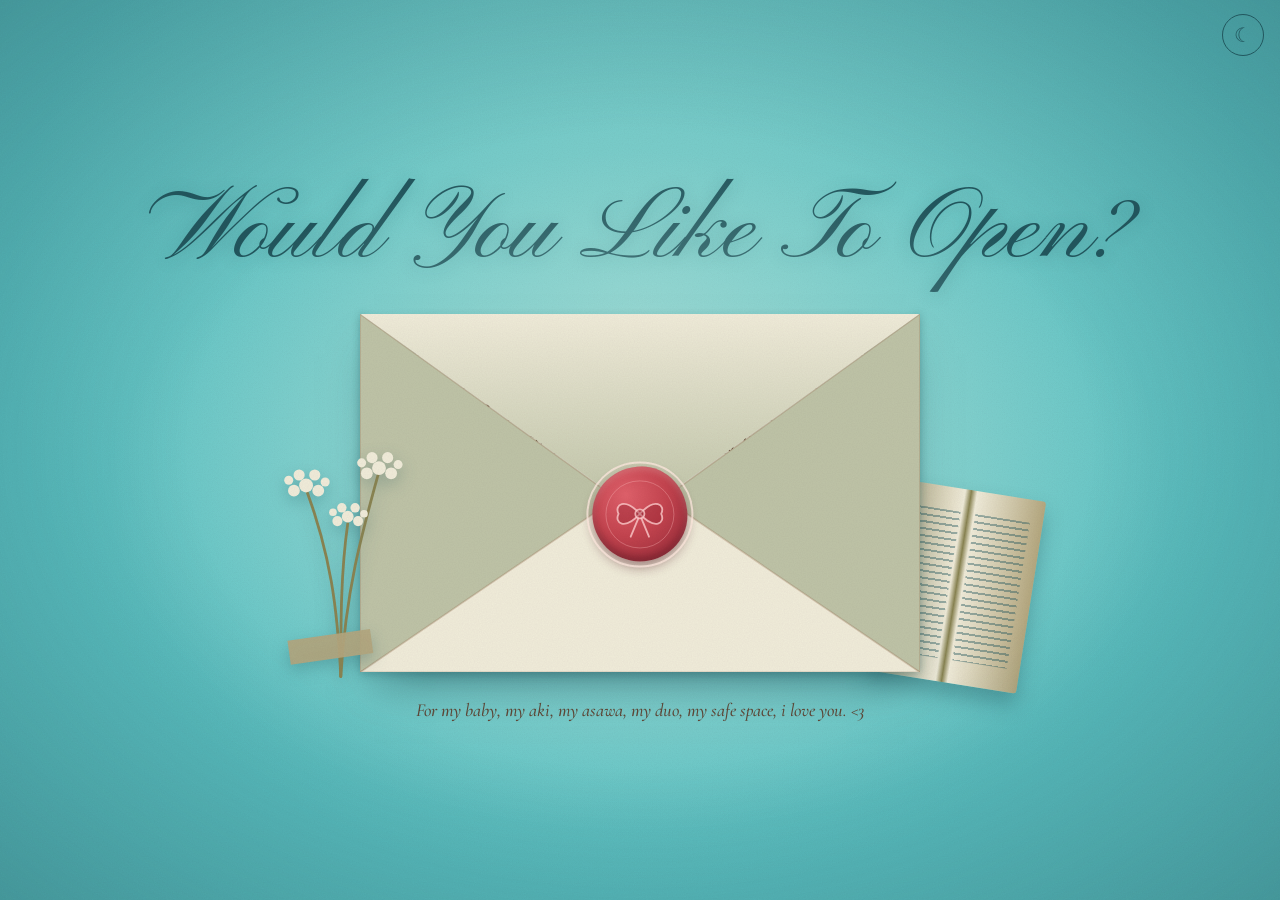
<file: index.html>
<!DOCTYPE html>
<html lang="en">
<head>
<meta charset="utf-8">
<meta name="viewport" content="width=device-width, initial-scale=1, viewport-fit=cover">
<title>A little something for you</title>
<link rel="preconnect" href="https://fonts.googleapis.com">
<link rel="preconnect" href="https://fonts.gstatic.com" crossorigin>
<link href="https://fonts.googleapis.com/css2?family=Pinyon+Script&family=Cormorant+Garamond:ital,wght@1,500;1,600&display=swap" rel="stylesheet">
<script>try{var t=localStorage.getItem("theme")}catch(e){}document.documentElement.dataset.theme=t||(matchMedia("(prefers-color-scheme: dark)").matches?"dark":"light")</script>
<link rel="stylesheet" href="style.css">
</head>
<body>
<div id="air" aria-hidden="true"></div>
<button class="theme" id="theme" aria-label="Switch between colorful and minimal theme"></button>
<main class="stage">
  <h1 id="title"></h1>
  <div class="scene" id="scene">
    <div class="book" aria-hidden="true"></div>
    <div class="back"></div>
    <div class="letter" id="letter"><button class="go" id="go"></button></div>
    <svg class="front" viewBox="0 0 100 64" preserveAspectRatio="none" aria-hidden="true">
      <polygon points="0,0 50,36 0,64" fill="#eedcc1" stroke="rgba(150,110,80,.28)" stroke-width=".3"/>
      <polygon points="100,0 50,36 100,64" fill="#ecd9bc" stroke="rgba(150,110,80,.28)" stroke-width=".3"/>
      <polygon points="0,64 50,30 100,64" fill="#f7ebd6" stroke="rgba(150,110,80,.3)" stroke-width=".3"/>
    </svg>
    <div class="flap"></div>
    <svg class="flowers" viewBox="0 0 100 160" aria-hidden="true">
      <defs><g id="u" style="fill:var(--fl-head)"><circle r="4"/><circle cx="-7" cy="3" r="3.4"/><circle cx="7" cy="3" r="3.4"/><circle cx="-4" cy="-6" r="3.2"/><circle cx="5" cy="-6" r="3.2"/><circle cx="-10" cy="-3" r="2.6"/><circle cx="11" cy="-2" r="2.6"/></g></defs>
      <g fill="none" style="stroke:var(--fl-stem)" stroke-width="1.6" stroke-linecap="round"><path d="M50 150C48 110 44 80 30 42"/><path d="M50 150C53 100 62 68 72 32"/><path d="M50 150C50 118 50 90 54 62"/></g>
      <use href="#u" transform="translate(30 40)"/><use href="#u" transform="translate(72 30)"/><use href="#u" transform="translate(54 58) scale(.85)"/>
      <rect x="20" y="126" width="48" height="14" style="fill:var(--fl-tape)" opacity=".92" transform="rotate(-8 44 133)"/>
    </svg>
    <button class="seal" id="seal" aria-label="Open the envelope">
      <svg viewBox="0 0 40 40" fill="rgba(140,30,45,.35)" stroke="rgba(255,205,205,.8)" stroke-width="1.2" stroke-linecap="round">
        <path d="M20 20C10 9 3 14 6 20C3 26 10 31 20 20Z"/><path d="M20 20C30 9 37 14 34 20C37 26 30 31 20 20Z"/>
        <circle cx="20" cy="20" r="3"/><path d="M19 23L14 35M21 23L26 35" fill="none"/>
      </svg>
    </button>
  </div>
  <p class="hint" id="hint"></p>
</main>
<div id="scene2"><p id="s2"></p></div>
<script src="script.js"></script>
</body>
</html>
</file>
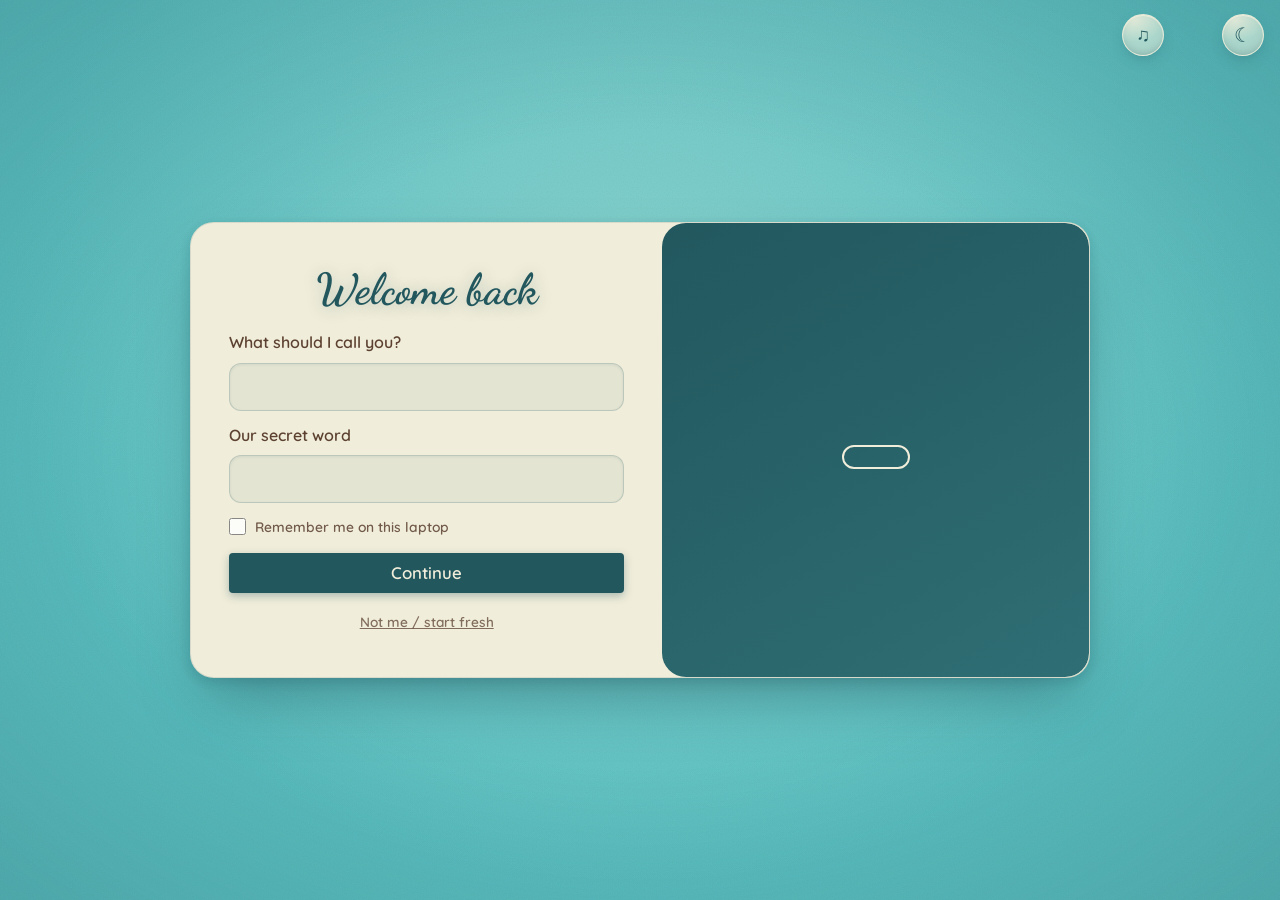
<file: surprise-kit/index.html>
<!DOCTYPE html>
<html lang="en">
<head>
<meta charset="utf-8">
<meta name="viewport" content="width=device-width, initial-scale=1, viewport-fit=cover">
<meta name="robots" content="noindex, nofollow, noarchive">
<meta name="referrer" content="strict-origin-when-cross-origin">
<title></title>
<!-- Documented exception: assets/favicon.svg can't read CSS variables, so it uses approved palette hexes directly. -->
<link rel="icon" type="image/svg+xml" href="assets/favicon.svg">
<link rel="preconnect" href="https://fonts.googleapis.com">
<link rel="preconnect" href="https://fonts.gstatic.com" crossorigin>
<link href="https://fonts.googleapis.com/css2?family=Pinyon+Script&family=Cormorant+Garamond:ital,wght@1,500;1,600&display=swap" rel="stylesheet">
<link href="https://fonts.googleapis.com/css2?family=Dancing+Script:wght@600;700&family=Quicksand:wght@400;500;600&display=swap" rel="stylesheet">
<link rel="stylesheet" href="style.css">
</head>
<body class="hearts">
<!-- The gate: sign in on one side, an invitation to sign up on the other. The panel slides across
     to introduce the other side. All wording comes from CONFIG.welcome / CONFIG.login at runtime. -->
<section class="gate" id="gate" aria-labelledby="wl-title">
  <div class="gate-card" id="gate-card">

    <div class="gate-form">
      <h1 class="gate-title" id="wl-title"></h1>
      <form class="gate-fields" id="lg-form" novalidate>
        <div class="su-step">
          <label class="su-label" for="lg-username"></label>
          <input class="su-input" type="text" id="lg-username" name="username" autocomplete="username" maxlength="60">
        </div>
        <div class="su-step">
          <label class="su-label" for="lg-secret"></label>
          <input class="su-input" type="text" id="lg-secret" name="secret" autocapitalize="off" spellcheck="false" autocomplete="current-password" maxlength="100">
        </div>
        <label class="gate-remember"><input type="checkbox" id="lg-remember"><span id="lg-remember-label"></span></label>
        <p class="su-msg" id="lg-msg" role="status" aria-live="polite" hidden></p>
        <button type="submit" class="su-continue" id="lg-continue"></button>
        <button type="button" class="gate-link" id="lg-forgot" hidden></button>
        <button type="button" class="gate-link" id="lg-reset"></button>
        <!-- only shown below the fold on narrow screens, where the sliding panel is stacked instead -->
        <button type="button" class="gate-link gate-swap" id="wl-to-signup-small"></button>
      </form>
    </div>

    <!-- the coloured panel that slides over the form -->
    <aside class="gate-panel" id="gate-panel" aria-live="polite">
      <div class="gate-panel-in">
        <h2 class="gate-panel-title" id="wl-panel-title"></h2>
        <p class="gate-panel-text" id="wl-panel-text"></p>
        <a class="gate-cta" id="wl-signup" href="signup.html"></a>
        <button type="button" class="gate-cta gate-cta-ghost" id="wl-signin" hidden></button>
      </div>
    </aside>

  </div>
</section>

<!-- "not me / start fresh": erases the account everywhere, so it asks for the secret word first.
     Same <dialog> pattern as the player: Esc closes, focus is trapped, the page behind is inert. -->
<dialog class="lg-confirm" id="lg-confirm" aria-labelledby="lg-confirm-title">
  <form class="lg-confirm-box" id="lg-confirm-form" method="dialog">
    <h3 id="lg-confirm-title"></h3>
    <p id="lg-confirm-text"></p>
    <label class="lg-confirm-label" for="lg-confirm-secret"></label>
    <input class="su-input" type="password" id="lg-confirm-secret" autocomplete="off" required>
    <p class="su-msg" id="lg-confirm-msg" role="status" hidden></p>
    <div class="lg-confirm-row">
      <button type="button" class="su-continue" id="lg-confirm-no"></button>
      <button type="submit" class="gate-link" id="lg-confirm-yes"></button>
    </div>
  </form>
</dialog>
<div id="air" aria-hidden="true"></div>
<button class="theme" id="theme"></button>

<script src="js/config.js" defer></script>
<script src="js/common.js" defer></script>
<script src="js/api.js" defer></script>
<script src="js/welcome.js" defer></script>
</body>
</html>
</file>
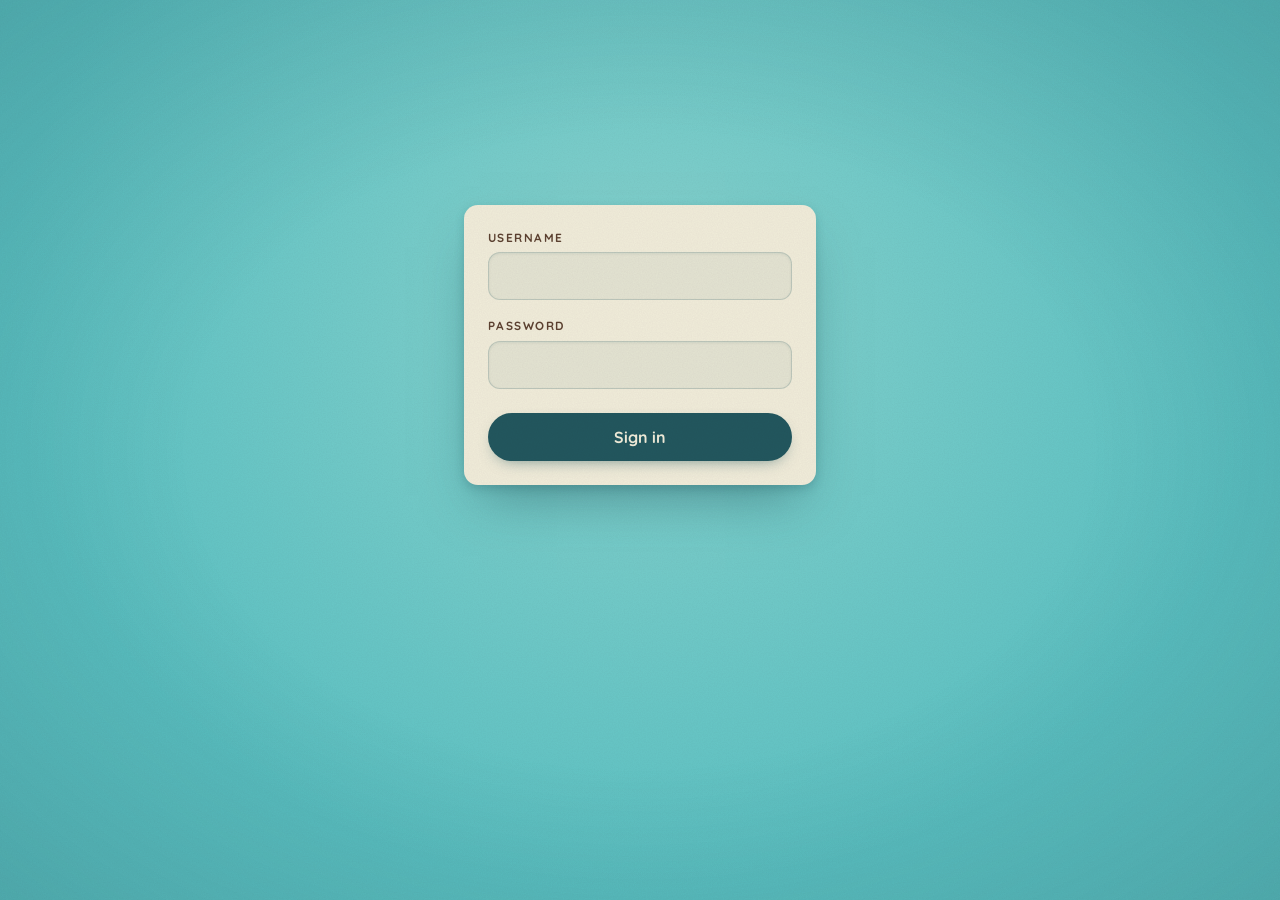
<file: surprise-kit/admin.html>
<!DOCTYPE html>
<html lang="en">
<head>
<meta charset="utf-8">
<meta name="viewport" content="width=device-width, initial-scale=1, viewport-fit=cover">
<meta name="robots" content="noindex, nofollow, noarchive">
<meta name="referrer" content="no-referrer">
<title></title>
<!-- Documented exception: assets/favicon.svg can't read CSS variables, so it uses approved palette hexes directly. -->
<link rel="icon" type="image/svg+xml" href="assets/favicon.svg">
<link rel="preconnect" href="https://fonts.googleapis.com">
<link rel="preconnect" href="https://fonts.gstatic.com" crossorigin>
<link href="https://fonts.googleapis.com/css2?family=Cormorant+Garamond:wght@500;600;700&family=Dancing+Script:wght@700&family=Quicksand:wght@500;600;700&display=swap" rel="stylesheet">
<link rel="stylesheet" href="style.css">
</head>
<!-- His back office. Not in her flow and not in her nav: no header, no guard, and nothing here reads
     her session. Signed out, the page is the one plain sign-in below and nothing else. All wording
     comes from CONFIG.admin at runtime. -->
<body class="site" data-backoffice>
<main class="site-main ad-main" id="main">

  <form class="ad-signin" id="ad-signin" novalidate hidden>
    <div class="ad-field">
      <label class="ad-label" for="ad-user" id="ad-user-label"></label>
      <input class="su-input" type="text" id="ad-user" name="username" autocomplete="username" autocapitalize="off" spellcheck="false" maxlength="60">
    </div>
    <div class="ad-field">
      <label class="ad-label" for="ad-pass" id="ad-pass-label"></label>
      <input class="su-input" type="password" id="ad-pass" name="password" autocomplete="current-password" maxlength="100">
    </div>
    <p class="ad-msg" id="ad-signin-msg" role="status" aria-live="polite" hidden></p>
    <button class="ad-send" type="submit" id="ad-signin-go"></button>
  </form>

  <div class="ad-desk" id="ad-desk" hidden>
    <header class="ad-top">
      <h1 class="ad-heading" id="ad-heading"></h1>
      <button class="ad-quiet" type="button" id="ad-signout"></button>
    </header>

    <form class="ad-compose" id="ad-compose" novalidate>
      <p class="ad-kicker" id="ad-kicker"></p>
      <h2 class="ad-title" id="ad-compose-title"></h2>
      <div class="ad-field">
        <label class="ad-label" for="ad-body" id="ad-body-label"></label>
        <textarea class="su-input ad-body" id="ad-body" name="body" rows="9" maxlength="4000"></textarea>
        <p class="ad-count" id="ad-count" aria-live="off"></p>
      </div>
      <p class="ad-msg" id="ad-send-msg" role="status" aria-live="polite" hidden></p>
      <button class="ad-send" type="submit" id="ad-send"></button>
    </form>

    <section class="ad-list" aria-labelledby="ad-list-title">
      <div class="ad-list-head">
        <h2 class="ad-title" id="ad-list-title"></h2>
        <button class="ad-quiet" type="button" id="ad-refresh"></button>
      </div>
      <p class="ad-msg" id="ad-list-msg" role="status" aria-live="polite" hidden></p>
      <p class="ad-none" id="ad-none" hidden></p>
      <ol class="ad-mail" id="ad-mail"></ol>
    </section>
  </div>

</main>
<script src="js/config.js" defer></script>
<script src="js/common.js" defer></script>
<script src="js/api.js" defer></script>
<script src="js/admin.js" defer></script>
</body>
</html>
</file>
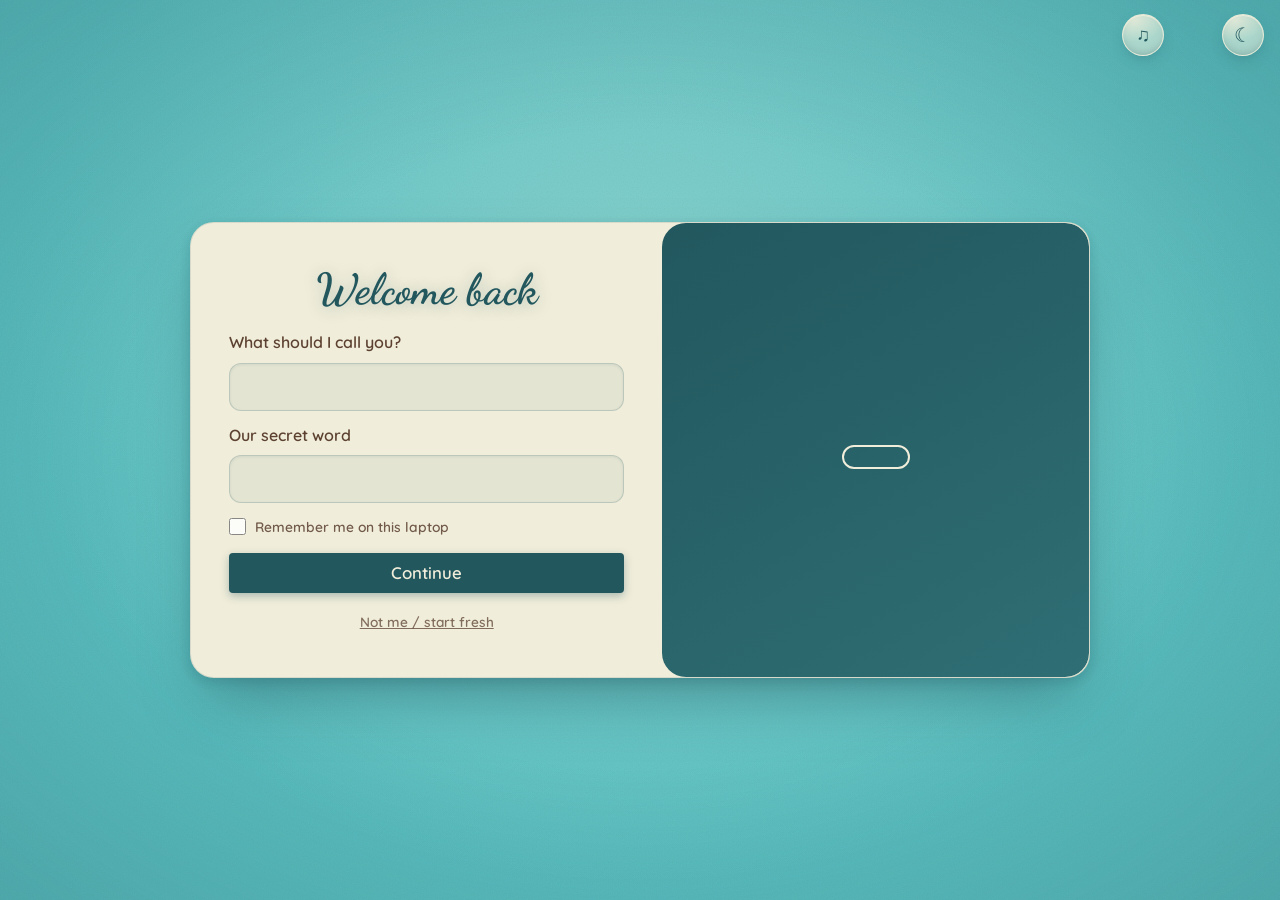
<file: surprise-kit/inbox.html>
<!DOCTYPE html>
<html lang="en">
<head>
<meta charset="utf-8">
<meta name="viewport" content="width=device-width, initial-scale=1, viewport-fit=cover">
<meta name="robots" content="noindex, nofollow, noarchive">
<meta name="referrer" content="strict-origin-when-cross-origin">
<title>Your letters</title>
<!-- Documented exception: assets/favicon.svg can't read CSS variables, so it uses approved palette hexes directly. -->
<link rel="icon" type="image/svg+xml" href="assets/favicon.svg">
<link rel="preconnect" href="https://fonts.googleapis.com">
<link rel="preconnect" href="https://fonts.gstatic.com" crossorigin>
<link href="https://fonts.googleapis.com/css2?family=Pinyon+Script&family=Cormorant+Garamond:ital,wght@0,500;0,600;0,700;1,500;1,600&display=swap" rel="stylesheet">
<link href="https://fonts.googleapis.com/css2?family=Dancing+Script:wght@600;700&family=Quicksand:wght@500;600;700&display=swap" rel="stylesheet">
<link rel="stylesheet" href="style.css">
</head>
<body class="site">
<header class="site-header" id="site-header">
  <p class="hdr-brand" id="brand"></p>
  <nav class="hdr-nav" aria-label="Pages">
    <a class="hdr-link" id="nav-memories" href="memories.html">Memories</a>
    <a class="hdr-link is-current" id="nav-inbox" href="inbox.html" aria-current="page">Inbox</a>
    <a class="hdr-link" id="nav-profile" href="profile.html">Profile</a>
  </nav>
  <div class="hdr-actions">
    <a class="hdr-btn hdr-inbox" id="hdr-inbox" href="inbox.html" aria-label="Inbox"><span class="hdr-badge" id="hdr-inbox-badge" hidden></span></a>
    <button class="hdr-btn" id="hdr-theme" type="button" aria-label="Switch theme">&#9790;</button>
  </div>
</header>
<!-- Her letters, kept as a stack: the ones he sends, newest on top, and the love note at the bottom with
     what she wrote back to it. One is open at a time on the sheet beside the stack. Writing to him happens on her card
     (profile.html), not here. All wording comes from CONFIG.inbox / CONFIG.reply. -->
<main class="site-main inbox-main" id="main">
  <div class="mb" id="mb">
    <header class="mb-head">
      <h2 id="inbox-heading" tabindex="-1"></h2>
      <p class="mb-sub" id="mb-sub"></p>
      <p class="mb-note" id="mb-note" role="status" aria-live="polite" hidden></p>
    </header>

    <ol class="mb-stack" id="mb-stack"></ol>

    <div class="mb-reading">
      <article class="mb-sheet" id="mb-sheet" aria-live="polite">
        <p class="mb-date" id="mb-date"></p>
        <div class="mb-body" id="mb-body"></div>
        <!-- only under the love note: what she wrote back to it -->
        <section class="mb-yours" id="mb-yours" hidden>
          <h3 class="mb-yours-title" id="mb-yours-title"></h3>
          <p id="inbox-reply"></p>
          <p id="inbox-when"></p>
        </section>
      </article>
    </div>

    <p id="inbox-empty" role="status" hidden></p>
  </div>
</main>
<footer class="site-footer" id="site-footer">
  <p class="site-footer-text" id="site-footer-text"></p>
</footer>
<div id="air" aria-hidden="true"></div>
<script src="js/config.js" defer></script>
<script src="js/common.js" defer></script>
<script src="js/api.js" defer></script>
<script src="js/inbox.js" defer></script>
</body>
</html>
</file>
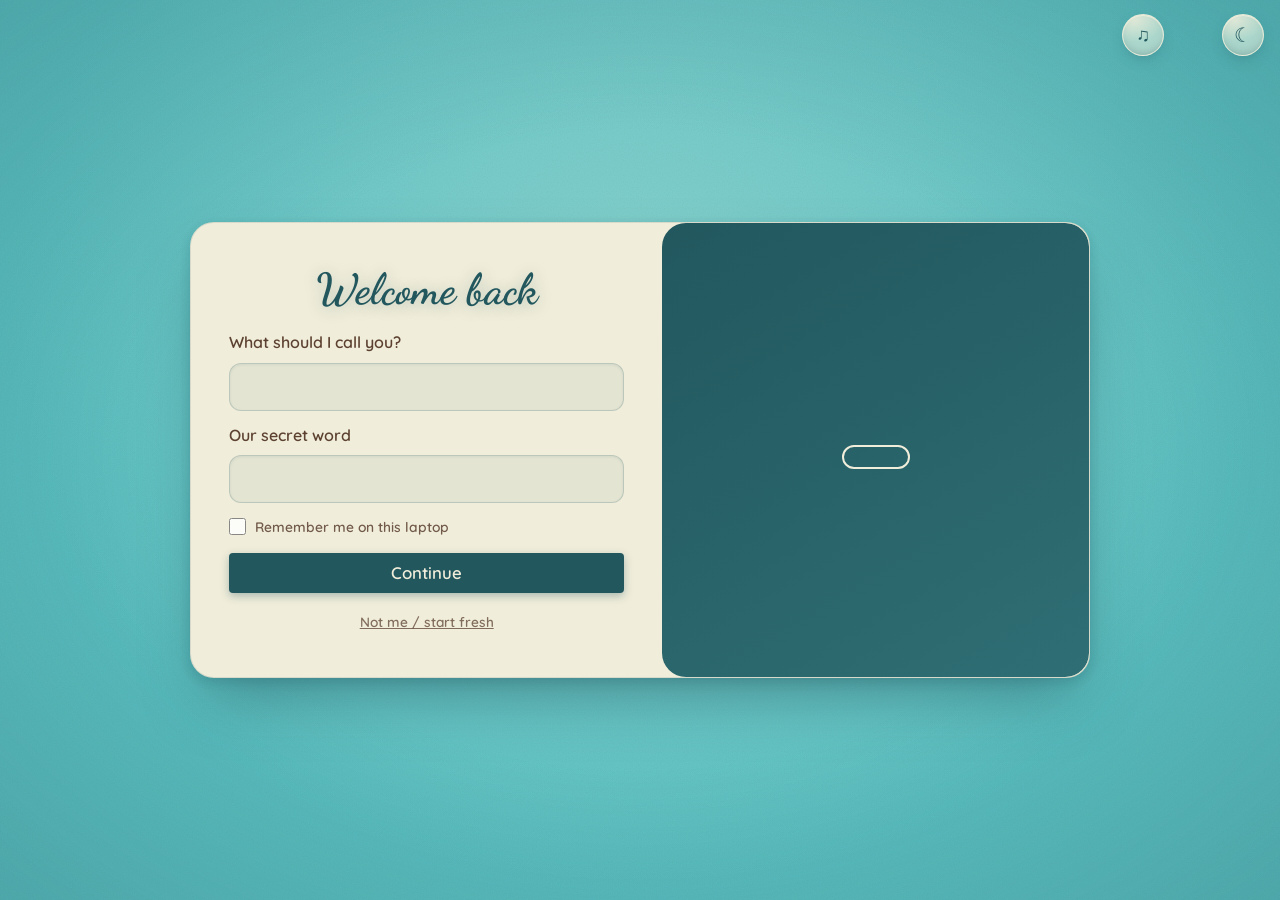
<file: surprise-kit/memories.html>
<!DOCTYPE html>
<html lang="en">
<head>
<meta charset="utf-8">
<meta name="viewport" content="width=device-width, initial-scale=1, viewport-fit=cover">
<meta name="robots" content="noindex, nofollow, noarchive">
<meta name="referrer" content="strict-origin-when-cross-origin">
<title>Our memories</title>
<!-- Documented exception: assets/favicon.svg can't read CSS variables, so it uses approved palette hexes directly. -->
<link rel="icon" type="image/svg+xml" href="assets/favicon.svg">
<link rel="preconnect" href="https://fonts.googleapis.com">
<link rel="preconnect" href="https://fonts.gstatic.com" crossorigin>
<link href="https://fonts.googleapis.com/css2?family=Pinyon+Script&family=Cormorant+Garamond:ital,wght@0,500;0,600;1,500;1,600&display=swap" rel="stylesheet">
<link href="https://fonts.googleapis.com/css2?family=Dancing+Script:wght@600;700&family=Quicksand:wght@400;500;600&display=swap" rel="stylesheet">
<link rel="stylesheet" href="style.css">
</head>
<body class="site">
<header class="site-header" id="site-header">
  <p class="hdr-brand" id="brand"></p>
  <nav class="hdr-nav" aria-label="Pages">
    <a class="hdr-link is-current" id="nav-memories" href="memories.html" aria-current="page">Memories</a>
    <a class="hdr-link" id="nav-inbox" href="inbox.html">Inbox</a>
    <a class="hdr-link" id="nav-profile" href="profile.html">Profile</a>
  </nav>
  <div class="hdr-actions">
    <a class="hdr-btn hdr-inbox" id="hdr-inbox" href="inbox.html" aria-label="Inbox"><span class="hdr-badge" id="hdr-inbox-badge" hidden></span></a>
    <button class="hdr-btn" id="hdr-theme" type="button" aria-label="Switch theme">&#9790;</button>
  </div>
</header>
<main class="site-main memories-main" id="main">
  <section class="gallery" id="gallery" aria-labelledby="g-title">
    <header class="g-head">
      <h2 id="g-title" tabindex="-1"></h2>
      <p class="g-sub" id="g-sub"></p>
    </header>
    <div class="tabs" id="tabs" role="tablist"></div>
    <p class="g-msg" id="g-msg" role="status"></p>
    <div id="panel" role="tabpanel"><ul class="grid" id="grid"></ul></div>
  </section>
</main>
<footer class="site-footer" id="site-footer">
  <p class="site-footer-text" id="site-footer-text"></p>
</footer>
<dialog class="player" id="player" aria-labelledby="p-title">
  <div class="p-box">
    <button class="p-close" id="p-close" type="button"><span aria-hidden="true">&times;</span></button>
    <div class="p-video" id="p-video"></div>
    <div class="p-info">
      <div class="p-text">
        <h3 id="p-title"></h3>
        <p id="p-caption"></p>
      </div>
      <div class="p-nav" id="p-nav">
        <button class="p-step" id="p-prev" type="button"><span aria-hidden="true">&larr;</span></button>
        <span class="p-count" id="p-count"></span>
        <button class="p-step" id="p-next" type="button"><span aria-hidden="true">&rarr;</span></button>
      </div>
    </div>
  </div>
</dialog>
<!-- The letter is delivered here now, as a fixed layer over the gallery: the notification pops, the
     envelope falls in, and the page behind stays dimmed and inert until she has written her reply.
     js/letter.js mounts this; with the reply already saved it never shows at all. -->
<div class="letter-over" id="letter-over" hidden>
  <!-- me, arriving beside the paper with the flowers once the letter has settled (js/letter.js places it) -->
  <img class="me-arrive" id="me-arrive" src="assets/me/me-shy.png" alt="" width="196" height="348" hidden>
  <section class="stage" id="stage">
    <h1 id="title"></h1>
    <div class="scene" id="scene">
      <div class="book" aria-hidden="true"></div>
      <div class="back"></div>
      <div class="letter" id="letter" inert><div class="text" id="text"></div>
        <!-- the sheet's foot: page turns either side of the page count when the letter runs over more than one page,
             and the button that puts it away (only on the last page) -->
        <div class="foot"><button class="leaf-turn" id="leaf-prev" type="button" hidden></button><span class="leaf-count" id="leaf-count" aria-live="polite" hidden></span><button class="leaf-turn" id="leaf-next" type="button" hidden></button><button class="go" id="go" hidden></button></div></div>
      <svg class="front" viewBox="0 0 100 64" preserveAspectRatio="none" aria-hidden="true">
        <polygon points="0,0 50,36 0,64"/>
        <polygon points="100,0 50,36 100,64"/>
        <polygon points="0,64 50,30 100,64"/>
      </svg>
      <div class="flap"></div>
      <svg class="flowers" viewBox="0 0 100 160" aria-hidden="true">
        <defs><g id="u"><circle r="4"/><circle cx="-7" cy="3" r="3.4"/><circle cx="7" cy="3" r="3.4"/><circle cx="-4" cy="-6" r="3.2"/><circle cx="5" cy="-6" r="3.2"/><circle cx="-10" cy="-3" r="2.6"/><circle cx="11" cy="-2" r="2.6"/></g></defs>
        <g class="stems" fill="none" stroke-width="1.6" stroke-linecap="round"><path d="M50 150C48 110 44 80 30 42"/><path d="M50 150C53 100 62 68 72 32"/><path d="M50 150C50 118 50 90 54 62"/></g>
        <use href="#u" transform="translate(30 40)"/><use href="#u" transform="translate(72 30)"/><use href="#u" transform="translate(54 58) scale(.85)"/>
        <rect class="tape" x="20" y="126" width="48" height="14" opacity=".92" transform="rotate(-8 44 133)"/>
      </svg>
      <button class="seal" id="seal">
        <svg viewBox="0 0 40 40" stroke-width="1.2" stroke-linecap="round" aria-hidden="true">
          <path d="M20 20C10 9 3 14 6 20C3 26 10 31 20 20Z"/><path d="M20 20C30 9 37 14 34 20C37 26 30 31 20 20Z"/>
          <circle cx="20" cy="20" r="3"/><path d="M19 23L14 35M21 23L26 35" fill="none"/>
        </svg>
      </button>
    </div>
    <p class="hint" id="hint"></p>
  </section>
</div>
<div class="notif" id="notif" role="status" hidden>
  <button class="notif-btn" id="notif-btn" type="button">
    <span class="notif-ico" aria-hidden="true"><svg viewBox="0 0 24 24"><rect x="3" y="5" width="18" height="14" rx="2.2"/><path d="M3.5 6.5L12 13l8.5-6.5"/></svg></span>
    <span class="notif-text" id="notif-text"></span>
  </button>
</div>
<div id="air" aria-hidden="true"></div>
<script src="js/config.js" defer></script>
<script src="js/common.js" defer></script>
<script src="js/api.js" defer></script>
<script src="js/memories.js" defer></script>
<script src="js/letter.js" defer></script>
</body>
</html>
</file>
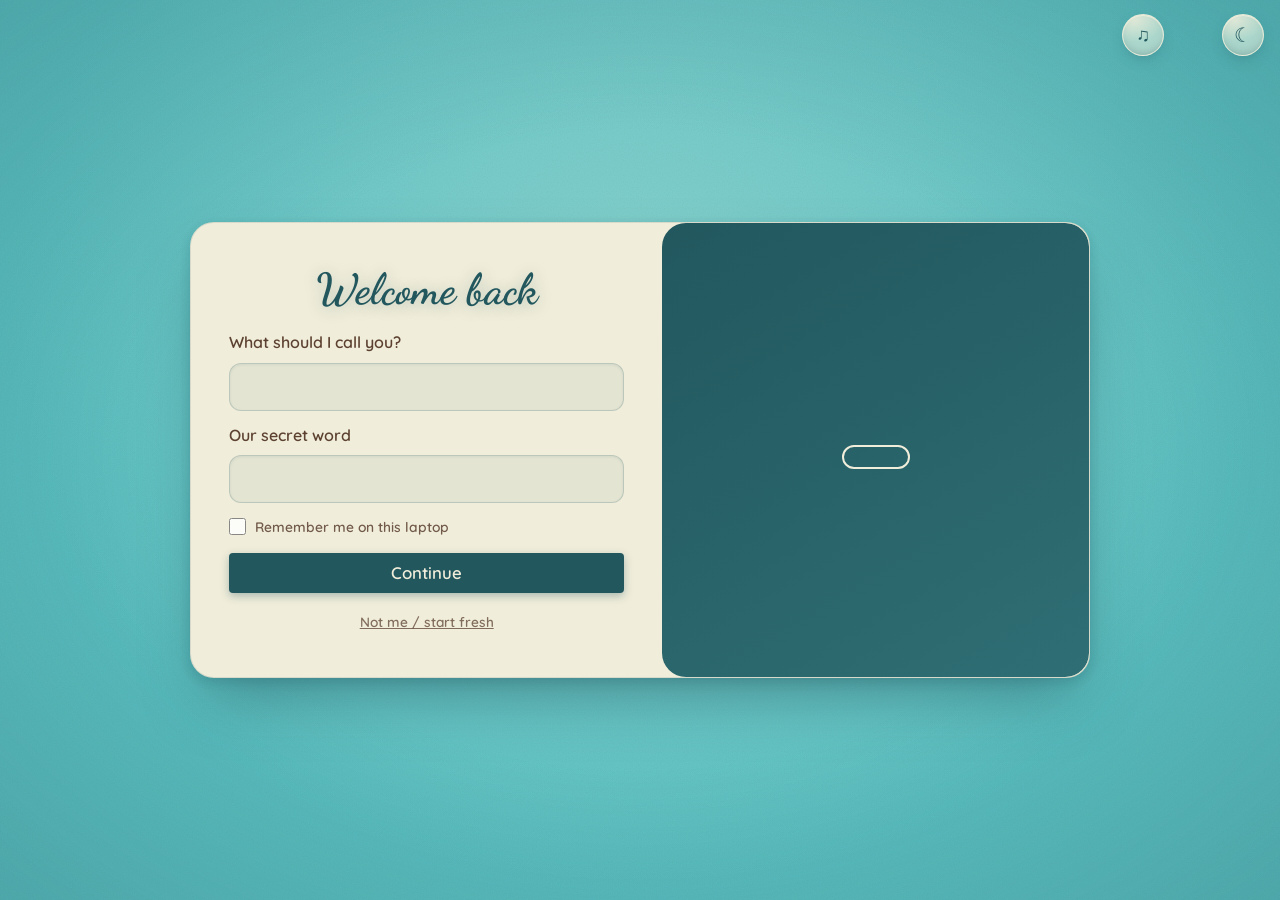
<file: surprise-kit/profile.html>
<!doctype html>
<html lang="en" data-theme>
<head>
<meta charset="utf-8">
<meta name="viewport" content="width=device-width, initial-scale=1">
<meta name="robots" content="noindex, nofollow, noarchive">
<title>You</title>
<meta name="description" content="A little card, just for her.">
<link rel="icon" href="assets/favicon.svg" type="image/svg+xml">
<link rel="preconnect" href="https://fonts.googleapis.com">
<link rel="preconnect" href="https://fonts.gstatic.com" crossorigin>
<link href="https://fonts.googleapis.com/css2?family=Cormorant+Garamond:ital,wght@0,500;0,600;0,700;1,500;1,600&family=Dancing+Script:wght@600;700&family=Quicksand:wght@500;600;700&display=swap" rel="stylesheet">
<link rel="stylesheet" href="style.css">
</head>
<body class="site">
<header class="site-header" id="site-header">
  <p class="hdr-brand" id="brand"></p>
  <nav class="hdr-nav" aria-label="Pages">
    <a class="hdr-link" id="nav-memories" href="memories.html">Memories</a>
    <a class="hdr-link" id="nav-inbox" href="inbox.html">Inbox</a>
    <a class="hdr-link is-current" id="nav-profile" href="profile.html" aria-current="page">Profile</a>
  </nav>
  <div class="hdr-actions">
    <a class="hdr-btn hdr-inbox" id="hdr-inbox" href="inbox.html" aria-label="Inbox"><span class="hdr-badge" id="hdr-inbox-badge" hidden></span></a>
    <button class="hdr-btn" id="hdr-theme" type="button" aria-label="Switch theme">&#9790;</button>
  </div>
</header>

<main class="site-main profile-main" id="main">
  <!-- Her card is written as a letter about her, not printed as a form: every detail is set into a
       sentence, and the words on either side of each value live in CONFIG.profile as .lead/.tail.
       The field labels are still here and still carry the accessible name of each field - they are
       just read, not shown, because the sentence already says what the value is.

       Each changeable detail is one .pf-item: the sentence, then the button that changes it
       underneath, then whatever that button opens. The buttons sit below their line rather than
       inside it so they are easy to hit and do not interrupt the sentence as it is read.
       Nothing on the sheet is underlined - the buttons carry the whole affordance, so an underline
       can never be mistaken for something clickable.
       The sheet never moves; only #pf-photo answers the cursor. -->
  <section class="pf" id="pf" aria-labelledby="pf-name">

    <!-- the letter's date -->
    <p class="pf-date" id="pf-since"></p>

    <div class="pf-head">
      <!-- the print that came with it, mounted in its own white border, with the icon she chose at
           sign-up stamped on it. The mount stays put; the print inside it is the loose part. -->
      <figure class="pf-photo">
        <img class="pf-photo-img" id="pf-photo" src="assets/profile/her-1.jpg" alt="" width="640" height="640">
        <span class="pf-badge"><img class="pf-badge-img" id="pf-avatar" alt="" width="56" height="56"></span>
      </figure>

      <!-- the salutation: her own name, in her own hand, carrying the top of the page -->
      <div class="pf-salute">
        <p class="pf-sr" id="pf-name-label"></p>
        <h1 class="pf-name" id="pf-name"></h1>
        <div class="pf-acts">
          <button class="pf-act" type="button" id="pf-name-edit"></button>
        </div>
        <form class="pf-form" id="pf-nameform" hidden>
          <label class="pf-sr" for="pf-name-input" id="pf-name-input-label"></label>
          <input class="su-input pf-input" id="pf-name-input" type="text" maxlength="60" autocomplete="off">
          <button class="pf-save" type="submit" id="pf-name-save"></button>
        </form>
      </div>
    </div>

    <div class="pf-body">
      <!-- how she feels, with the gif set in the line itself -->
      <div class="pf-item">
        <p class="pf-line">
          <span class="pf-sr" id="pf-mood-label"></span>
          <span id="pf-mood-lead"></span>
          <img class="pf-mood-img" id="pf-mood-img" alt="" width="64" height="64" hidden>
          <span class="pf-val pf-mood-val" id="pf-mood-text"></span><span id="pf-mood-tail"></span>
        </p>
        <div class="pf-acts">
          <button class="pf-act" type="button" id="pf-mood-edit"></button>
        </div>
        <div class="pf-mood-pick" id="pf-mood-pick" hidden role="group"></div>
      </div>

      <!-- the secret word. On a device that was never told to remember her, js/profile.js hides the
           words on either side and the value carries the whole line instead. -->
      <div class="pf-item">
        <p class="pf-line">
          <span class="pf-sr" id="pf-secret-label"></span>
          <span id="pf-secret-lead"></span>
          <span class="pf-val pf-secret-val" id="pf-secret-val"></span><span id="pf-secret-tail"></span>
        </p>
        <div class="pf-acts">
          <button class="pf-act" type="button" id="pf-secret-toggle" hidden></button>
          <button class="pf-act" type="button" id="pf-secret-change"></button>
        </div>
        <form class="pf-form" id="pf-secretform" hidden>
          <label class="pf-sr" for="pf-secret-input" id="pf-secret-input-label"></label>
          <input class="su-input pf-input" id="pf-secret-input" type="text" maxlength="100" autocomplete="off" autocapitalize="off" spellcheck="false">
          <button class="pf-save" type="submit" id="pf-secret-save"></button>
        </form>
      </div>

      <!-- her rank. The words name the game, so the line still reads if the icon file is gone. -->
      <div class="pf-item">
        <p class="pf-line">
          <span class="pf-sr" id="pf-rank-label"></span>
          <span id="pf-rank-lead"></span>
          <img class="pf-rank-img" id="pf-rank-img" alt="" width="48" height="48" hidden>
          <span class="pf-val" id="pf-rank-text"></span><span id="pf-rank-tail"></span>
        </p>
      </div>
    </div>

    <!-- what was enclosed with the letter: the record, and the two of us in pixels -->
    <div class="pf-enclosed">
      <div class="pf-tunes">
        <p class="pf-lead-in" id="pf-tunes-label"></p>
        <div class="pf-tunes-embed" id="pf-tunes-embed"></div>
      </div>
      <figure class="pf-us">
        <p class="pf-sr" id="pf-us-label"></p>
        <img class="pf-us-img" id="pf-us-img" src="assets/profile/us-pixel.png" alt="" width="295" height="520">
        <figcaption class="pf-us-cap" id="pf-us-cap"></figcaption>
      </figure>
    </div>

    <p class="pf-sign" id="pf-sign"></p>
    <p class="su-msg pf-msg" id="pf-msg" role="status" aria-live="polite" hidden></p>

  </section>

  <!-- writing to me, straight from her card (S.Compose in js/common.js, .wr in style.css): me standing beside
       it, glad once she has sent it. The only place she writes to me. -->
  <section class="wr" id="pf-write" aria-labelledby="pf-write-label">
    <img class="wr-me" id="pf-write-me" src="assets/me/me-proud.png" data-happy="assets/me/me-excited.png" alt="" width="174" height="412">
    <form class="wr-form" id="pf-write-form" novalidate>
      <label class="wr-label" for="pf-write-text" id="pf-write-label"></label>
      <textarea class="su-input wr-text" id="pf-write-text" rows="5" maxlength="4000"></textarea>
      <p class="wr-msg" id="pf-write-msg" role="status" aria-live="polite" hidden></p>
      <button class="wr-send" type="submit" id="pf-write-send"></button>
    </form>
    <div class="wr-sent" id="pf-write-sent" role="status" hidden>
      <p class="wr-sent-title" id="pf-write-sent-title"></p>
      <p class="wr-sent-text" id="pf-write-sent-text"></p>
      <button class="wr-again" type="button" id="pf-write-again"></button>
    </div>
  </section>
</main>

<footer class="site-footer" id="site-footer">
  <p class="site-footer-text" id="site-footer-text"></p>
</footer>
<div id="air" aria-hidden="true"></div>

<script src="js/config.js" defer></script>
<script src="js/common.js" defer></script>
<script src="js/api.js" defer></script>
<script src="js/profile.js" defer></script>
</body>
</html>
</file>
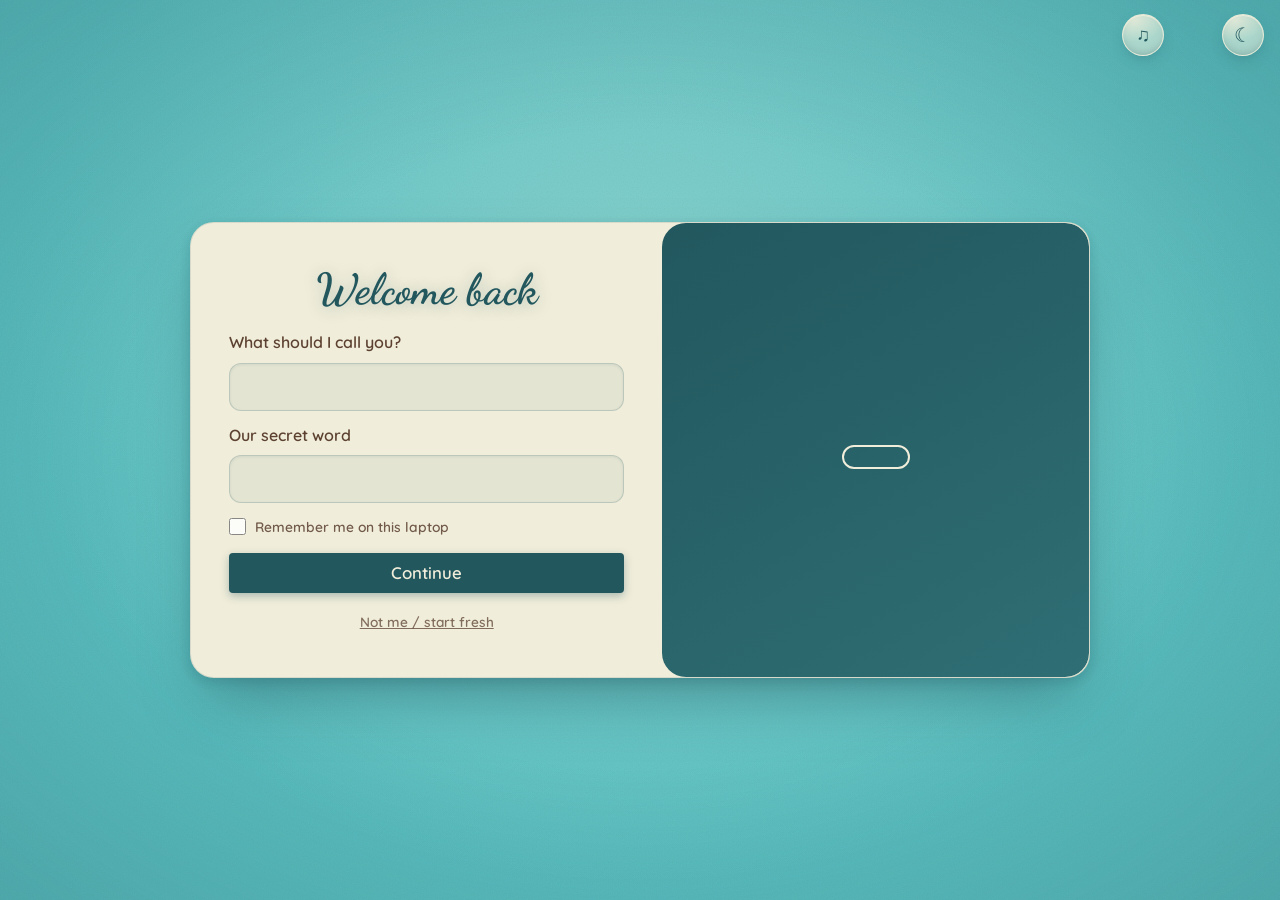
<file: surprise-kit/proposal.html>
<!DOCTYPE html>
<html lang="en">
<head>
<meta charset="utf-8">
<meta name="viewport" content="width=device-width, initial-scale=1, viewport-fit=cover">
<meta name="robots" content="noindex, nofollow, noarchive">
<meta name="referrer" content="strict-origin-when-cross-origin">
<title></title>
<!-- Documented exception: assets/favicon.svg can't read CSS variables, so it uses approved palette hexes directly. -->
<link rel="icon" type="image/svg+xml" href="assets/favicon.svg">
<link rel="preconnect" href="https://fonts.googleapis.com">
<link rel="preconnect" href="https://fonts.gstatic.com" crossorigin>
<link href="https://fonts.googleapis.com/css2?family=Pinyon+Script&family=Cormorant+Garamond:ital,wght@1,500;1,600&display=swap" rel="stylesheet">
<!-- Dancing Script (the question lines) and Quicksand (the buttons), same link as index.html / signup.html -->
<link href="https://fonts.googleapis.com/css2?family=Dancing+Script:wght@600;700&family=Quicksand:wght@400;500;600&display=swap" rel="stylesheet">
<link rel="stylesheet" href="style.css">
</head>
<body class="proposal">
<main class="pr-stage" id="proposal">
  <div class="pr-inner" id="pr-inner">
    <div class="pr-head">
      <div class="pr-text" id="pr-text">
        <p class="pr-line pr-line1" id="pr-line1"></p>
        <h1 class="pr-line pr-line2" id="pr-line2"></h1>
      </div>
      <p class="pr-confirm" id="pr-confirm" role="status" aria-live="polite" hidden></p>
    </div>
    <div class="pr-buttons" id="pr-buttons">
      <span class="pr-yes-wrap">
        <button type="button" class="pr-btn pr-yes" id="pr-yes"></button>
        <span class="pr-burst" aria-hidden="true"><i></i><i></i><i></i><i></i><i></i><i></i><i></i><i></i><i></i><i></i><i></i><i></i><i></i><i></i></span>
      </span>
      <button type="button" class="pr-btn pr-no" id="pr-no"></button>
    </div>
    <p class="pr-cheeky" id="pr-cheeky" role="status" aria-live="polite" hidden></p>
  </div>
</main>
<div id="air" aria-hidden="true"></div>
<button class="theme" id="theme"></button>
<script src="js/config.js" defer></script>
<script src="js/common.js" defer></script>
<script src="js/api.js" defer></script>
<script src="js/nodge.js" defer></script>
<script src="js/proposal.js" defer></script>
</body>
</html>
</file>
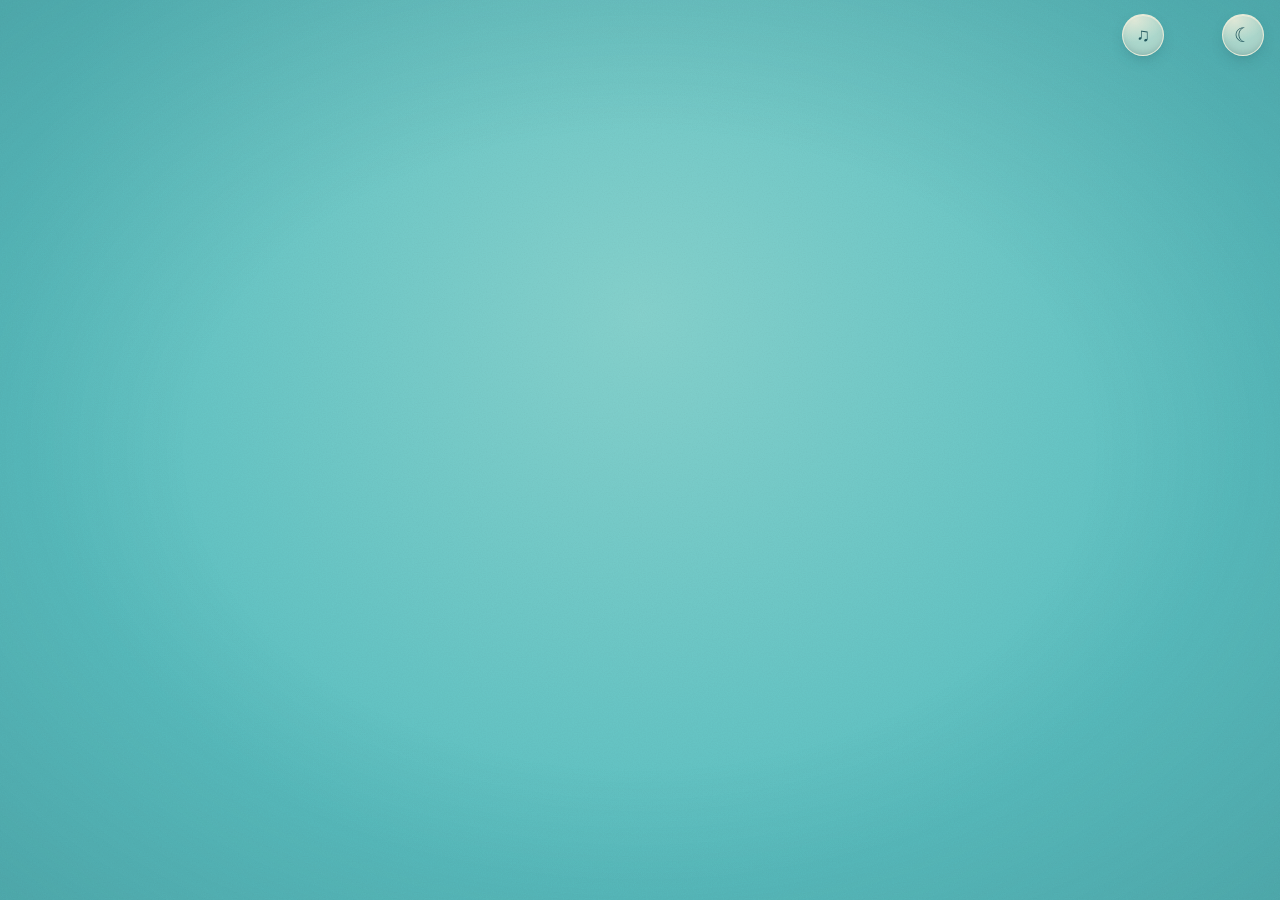
<file: surprise-kit/signup.html>
<!DOCTYPE html>
<html lang="en">
<head>
<meta charset="utf-8">
<meta name="viewport" content="width=device-width, initial-scale=1, viewport-fit=cover">
<meta name="robots" content="noindex, nofollow, noarchive">
<meta name="referrer" content="strict-origin-when-cross-origin">
<title></title>
<!-- Documented exception: assets/favicon.svg can't read CSS variables, so it uses approved palette hexes directly. -->
<link rel="icon" type="image/svg+xml" href="assets/favicon.svg">
<link rel="preconnect" href="https://fonts.googleapis.com">
<link rel="preconnect" href="https://fonts.gstatic.com" crossorigin>
<link href="https://fonts.googleapis.com/css2?family=Pinyon+Script&family=Cormorant+Garamond:ital,wght@1,500;1,600&display=swap" rel="stylesheet">
<!-- Phase 3.1 S2: sign-up-only typography (Dancing Script for .su-title, Quicksand for
     labels/inputs/buttons/track names) - added alongside the link above, which still serves
     Pinyon Script/Cormorant Garamond to every other screen; nothing here replaces that link. -->
<link href="https://fonts.googleapis.com/css2?family=Dancing+Script:wght@600;700&family=Quicksand:wght@400;500;600&display=swap" rel="stylesheet">
<link rel="stylesheet" href="style.css">
</head>
<body class="hearts">
<section class="signup" id="signup" aria-labelledby="su-title">
  <div class="su-card">
    <h1 class="su-title" id="su-title"></h1>
    <form class="su-form" id="su-form" novalidate>
      <div class="su-step" data-step="username">
        <label class="su-label" for="su-username"></label>
        <input class="su-input" type="text" id="su-username" name="username" autocomplete="off" maxlength="40">
      </div>
      <div class="su-step" data-step="secret">
        <label class="su-label" for="su-secret"></label>
        <input class="su-input" type="text" id="su-secret" autocapitalize="off" spellcheck="false" name="secret" autocomplete="off" maxlength="60" aria-describedby="su-secret-hint">
        <p class="su-hint" id="su-secret-hint"></p>
      </div>
      <div class="su-step" data-step="mood">
        <p class="su-label" id="su-mood-label"></p>
        <div class="su-moods" id="su-moods" role="group" aria-labelledby="su-mood-label"></div>
      </div>
      <div class="su-step" data-step="icon">
        <p class="su-label" id="su-icon-label"></p>
        <div class="su-icons" id="su-icons" role="group" aria-labelledby="su-icon-label"></div>
      </div>
      <div class="su-step su-final" data-step="final">
        <p class="su-msg" id="su-msg" role="status" aria-live="polite" hidden></p>
        <button type="submit" class="su-continue" id="su-continue"></button>
      </div>
      <div class="su-hp" aria-hidden="true">
        <label for="su-website">Website</label>
        <input type="text" id="su-website" name="website" tabindex="-1" autocomplete="off">
      </div>
    </form>
  </div>
</section>
<div id="air" aria-hidden="true"></div>
<button class="theme" id="theme"></button>
<script src="js/config.js" defer></script>
<script src="js/common.js" defer></script>
<script src="js/api.js" defer></script>
<script src="js/signup.js" defer></script>
</body>
</html>
</file>
<file: style.css>
:root{
 /* Light / Colorful (teal palette) */
 --bg:#5bc2c3;--bg-hi:#86d3ce;--head:#22575e;--hint:#5c4130;--ink:#5c4130;--paper:#f0edda;--rule:rgba(92,65,48,.2);
 --sh:34,87,94;--glow:rgba(190,235,227,.6);--env1:#f0edda;--env2:#bec4a7;--flap1:#f0edda;--flap2:#bec4a7;--flap3:#b4a87f;
 --el:#bec4a7;--eb:#f0edda;--btn:#22575e;--btn-text:#f0edda;--speck:#f0edda;--petal:#beebe3;
 --fl-head:#f0edda;--fl-stem:#898452;--fl-tape:#b4a87f;--bk1:#b4a87f;--bk2:#f0edda;--bk3:#898452;
 color-scheme:light;box-sizing:border-box;padding-top:env(safe-area-inset-top,0px);padding-bottom:env(safe-area-inset-bottom,0px)}
/* Dark / Minimal Neutral (--sh 17,24,39 = proposed #111827 until the 5th swatch is confirmed) */
:root[data-theme="dark"]{--bg:#374151;--bg-hi:color-mix(in srgb,#374151,#6b7280 30%);--head:#f3f4f6;--hint:#d1d5db;--ink:#374151;--paper:#f3f4f6;--rule:rgba(55,65,81,.2);
 --sh:17,24,39;--glow:rgba(209,213,219,.16);--env1:#d1d5db;--env2:#6b7280;--flap1:#d1d5db;--flap2:#9ca3af;--flap3:#6b7280;
 --el:#6b7280;--eb:#d1d5db;--btn:#374151;--btn-text:#f3f4f6;--speck:#d1d5db;--petal:#d1d5db;
 --fl-head:#d1d5db;--fl-stem:#6b7280;--fl-tape:#6b7280;--bk1:#6b7280;--bk2:#d1d5db;--bk3:#374151;color-scheme:dark}
html{height:100%;scroll-padding-top:env(safe-area-inset-top,0px)}
body{margin:0;height:100%;background:radial-gradient(ellipse at 50% 35%,var(--bg-hi),var(--bg) 70%),var(--bg);overflow:hidden;color:var(--ink);font-family:'Cormorant Garamond',Georgia,serif}
/* paper grain + vignette */
body::before{content:"";position:fixed;inset:0;z-index:30;pointer-events:none;opacity:.16;mix-blend-mode:multiply;
 background-image:url("data:image/svg+xml;utf8,<svg xmlns='http://www.w3.org/2000/svg' width='160' height='160'><filter id='n'><feTurbulence type='fractalNoise' baseFrequency='.8' numOctaves='2' stitchTiles='stitch'/><feColorMatrix values='0 0 0 0 .4 0 0 0 0 .25 0 0 0 0 .3 0 0 0 .6 0'/></filter><rect width='100%' height='100%' filter='url(%23n)'/></svg>")}
body::after{content:"";position:fixed;inset:0;z-index:29;pointer-events:none;background:radial-gradient(ellipse at center,transparent 50%,rgba(var(--sh),.38))}
#air{position:fixed;inset:0;z-index:10;pointer-events:none;overflow:hidden}
#air span{position:absolute;bottom:0;background:var(--speck);border-radius:50%;opacity:0;animation:float linear infinite}
#air span.pt{background:var(--petal);border-radius:70% 0 70% 0}
@keyframes float{0%{transform:translate3d(0,10vh,0) rotate(0);opacity:0}10%{opacity:.55}90%{opacity:.4}100%{transform:translate3d(var(--dx),-115vh,0) rotate(360deg);opacity:0}}
.stage{position:relative;height:100%;display:flex;flex-direction:column;align-items:center;justify-content:center;gap:3vh;padding:0 4vw}
h1{margin:0;font:400 clamp(2.6rem,min(8vw,13vh),7rem)/1.05 'Pinyon Script',cursive;color:var(--head);text-align:center;
 text-shadow:0 2px 16px rgba(var(--sh),.28);transition:opacity .9s,transform .9s}
.hint{margin:0;font-style:italic;font-weight:500;font-size:1.15rem;color:var(--hint);opacity:.95;transition:opacity .6s}
.fade{opacity:0!important;transform:translateY(-14px)}
/* scene */
.scene{--w:min(560px,86vw,64vh);--lh:calc(var(--w)*.058);position:relative;width:var(--w);height:calc(var(--w)*.64);perspective:1400px;transition:opacity .8s}
.scene::before{content:"";position:absolute;inset:-45%;background:radial-gradient(closest-side,var(--glow),transparent);pointer-events:none}
.scene.gone{opacity:0;pointer-events:none}
.back{position:absolute;inset:0;z-index:0;border-radius:4px;background:linear-gradient(160deg,var(--env1),var(--env2));box-shadow:0 26px 40px -14px rgba(var(--sh),.5),0 4px 10px rgba(var(--sh),.22)}
.front{position:absolute;inset:0;z-index:3;width:100%;height:100%;pointer-events:none;filter:drop-shadow(0 -2px 3px rgba(var(--sh),.18))}
.flap{position:absolute;left:0;top:0;width:100%;height:56%;z-index:4;clip-path:polygon(0 0,100% 0,50% 100%);transform-origin:top;
 background:linear-gradient(var(--flap1),var(--flap2));transition:transform .9s cubic-bezier(.5,0,.2,1),background .9s}
.scene.open .flap{transform:rotateX(180deg);background:var(--flap3)}
.scene.flapback .flap{z-index:1}
.letter{position:absolute;left:50%;bottom:3%;width:80%;height:94%;z-index:2;transform:translateX(-50%);
 padding:var(--lh) calc(var(--w)*.07) 0;box-sizing:border-box;border-radius:3px;
 background:repeating-linear-gradient(transparent 0,transparent calc(var(--lh) - 1px),var(--rule) calc(var(--lh) - 1px),var(--rule) var(--lh)),var(--paper);
 box-shadow:0 8px 22px rgba(var(--sh),.3);transition:transform 1.2s cubic-bezier(.3,.7,.2,1)}
.scene.rise .letter{transform:translateX(-50%) translateY(-58%) rotate(-1deg)}
.scene.read .letter{z-index:6;transform:translateX(-50%) translateY(-38%) scale(1.22) rotate(0)}
.letter p{margin:0;font-size:calc(var(--lh)*.7);line-height:var(--lh);font-style:italic;font-weight:600;color:var(--ink)}
.go{position:absolute;left:50%;bottom:calc(var(--lh)*.55);transform:translateX(-50%);padding:calc(var(--lh)*.22) calc(var(--lh)*1.2);
 font:italic 600 calc(var(--lh)*.7) 'Cormorant Garamond',Georgia,serif;color:var(--btn-text);background:var(--btn);border:0;border-radius:3px;cursor:pointer;box-shadow:0 3px 8px rgba(var(--sh),.35)}
.go:hover{filter:brightness(1.25)}
/* wax seal */
.seal{position:absolute;left:50%;top:56%;z-index:7;width:calc(var(--w)*.17);aspect-ratio:1;padding:0;border:0;cursor:pointer;
 transform:translate(-50%,-50%);border-radius:52% 48% 50% 50%/50% 52% 48% 50%;
 background:radial-gradient(circle at 35% 30%,#e0616b,#c4444f 45%,#8d2634);
 box-shadow:0 6px 12px rgba(80,20,30,.45),inset 0 -4px 8px rgba(60,10,20,.4),inset 0 3px 6px rgba(255,180,180,.4)}
.seal::before{content:"";position:absolute;inset:-6%;border-radius:50%;border:2px solid rgba(255,235,225,.75);animation:ring 2.4s ease-out infinite}
.seal::after{content:"";position:absolute;inset:14%;border-radius:50%;border:1.5px solid rgba(255,190,190,.35)}
.seal svg{position:absolute;inset:18%;width:64%;height:64%}
.seal.broken{animation:snap .8s ease-in forwards;opacity:0;pointer-events:none}
.seal.broken::before{display:none}
@keyframes ring{from{transform:scale(1);opacity:.8}to{transform:scale(1.55);opacity:0}}
@keyframes snap{0%{transform:translate(-50%,-50%);opacity:1}25%{transform:translate(-50%,-50%) scale(1.15) rotate(-5deg);opacity:1}100%{transform:translate(-50%,-5%) rotate(20deg) scale(.9);opacity:0}}
.seal:focus-visible,.go:focus-visible{outline:3px solid #fff;outline-offset:4px}
/* decor */
.flowers{position:absolute;left:-19%;bottom:-6%;width:31%;z-index:5;pointer-events:none;filter:drop-shadow(0 6px 8px rgba(var(--sh),.3))}
.book{position:absolute;right:-20%;bottom:-3%;width:27%;aspect-ratio:.78;z-index:0;transform:rotate(9deg);border-radius:3px;overflow:hidden;
 background:linear-gradient(90deg,var(--bk1),var(--bk2) 46%,var(--bk3) 50%,var(--bk2) 54%,var(--bk1));box-shadow:0 12px 20px rgba(var(--sh),.38)}
.book::before,.book::after{content:"";position:absolute;top:12%;bottom:12%;width:36%;background:repeating-linear-gradient(rgba(var(--sh),.42) 0 2px,transparent 2px 7px)}
.book::before{left:9%}.book::after{right:9%}
/* scene 2 placeholder */
#scene2{position:fixed;inset:0;z-index:12;display:grid;place-items:center;text-align:center;padding:0 6vw;opacity:0;pointer-events:none;transition:opacity 1.2s}
#scene2.show{opacity:1}
#scene2 p{margin:0;font:400 clamp(2rem,5vw,4rem)/1.2 'Pinyon Script',cursive;color:var(--head);text-shadow:0 2px 14px rgba(var(--sh),.3)}
@media (prefers-reduced-motion:reduce){*{animation:none!important;transition-duration:.01ms!important}#air{display:none}}

/* envelope front pieces + theme toggle */
.front polygon:nth-child(-n+2){fill:var(--el)}
.front polygon:nth-child(3){fill:var(--eb)}
.theme{position:fixed;top:calc(env(safe-area-inset-top,0px) + 14px);right:16px;z-index:40;width:42px;height:42px;border-radius:50%;border:1.5px solid var(--head);background:transparent;color:var(--head);font-size:1.25rem;line-height:1;cursor:pointer}
.theme:hover{background:rgba(var(--sh),.15)}
.theme:focus-visible{outline:3px solid #fff;outline-offset:3px}
</file>
<file: surprise-kit/style.css>
:root{
/* The hidden attribute must always win. Any rule like .thing{display:flex} is an author rule and so
   outranks the browser's [hidden]{display:none} - which already cost us once, when the letter overlay
   stayed laid out over the gallery and swallowed every click while looking perfectly hidden. One
   declaration here means no element ever has to remember its own guard. */
[hidden]{display:none !important}

 /* Light / Colorful (teal palette) */
 --bg:#5bc2c3;--bg-hi:#86d3ce;--head:#22575e;--hint:#5c4130;--ink:#5c4130;--paper:#f0edda;--rule:rgba(92,65,48,.2);
 --sh:34,87,94;--glow:rgba(190,235,227,.6);--env1:#f0edda;--env2:#bec4a7;--flap1:#f0edda;--flap2:#bec4a7;--flap3:#b4a87f;
 --el:#bec4a7;--eb:#f0edda;--btn:#22575e;--btn-text:#f0edda;--speck:#f0edda;--petal:#beebe3;
 --fl-head:#f0edda;--fl-stem:#898452;--fl-tape:#b4a87f;--bk1:#b4a87f;--bk2:#f0edda;--bk3:#898452;
 --slot:#86d3ce;--slot-ink:#5c4130;--slot-muted:#5c4130;--slot-edge:#22575e;--tab:#beebe3;--tab-ink:#22575e;--tab-on:#22575e;--tab-on-ink:#f0edda;--accent:#2fd5d6;--bevel:rgba(240,237,218,.55);
 /* contrast helpers (measured in T9): focus rings per surface, paper labels for small text on the teal, lighter vignette */
 --ring-page:#22575e;--ring-paper:#22575e;--ring-in:#f0edda;--ring-out:#22575e;--label:#f0edda;--label-sh:0 2px 6px rgba(var(--sh),.25);--theme-bg:#beebe3;--vig:.22;
 /* frosted-glass floating controls: fill/edge/sheen per theme so the icon never lands on its own colour */
 --glass:color-mix(in srgb,var(--paper) 62%,transparent);--glass-hi:color-mix(in srgb,var(--paper) 88%,transparent);
 --glass-edge:color-mix(in srgb,var(--paper) 90%,transparent);--glass-sheen:color-mix(in srgb,var(--paper) 75%,transparent);
 /* shared by both themes: red wax seal, envelope edges, video screen, player backdrop */
 --seal-hi:#e0616b;--seal:#c4444f;--seal-lo:#8d2634;--seal-shadow:rgba(80,20,30,.45);--seal-shade:rgba(60,10,20,.4);--seal-gloss:rgba(255,180,180,.4);
 --seal-ring:rgba(255,235,225,.75);--seal-rim:rgba(255,190,190,.35);--seal-mark:rgba(140,30,45,.35);--seal-line:rgba(255,205,205,.8);
 --env-edge:rgba(150,110,80,.28);--screen:#0b0f14;--backdrop:rgba(34,87,94,.82);
 color-scheme:light;box-sizing:border-box;padding-top:env(safe-area-inset-top,0px);padding-bottom:env(safe-area-inset-bottom,0px)}
/* Dark / Minimal Neutral (--sh 17,24,39 = proposed #111827 until the 5th swatch is confirmed).
   Same values twice: the toggle sets data-theme="dark"; with no saved choice the system setting decides. */
:root[data-theme="dark"]{--bg:#374151;--bg-hi:color-mix(in srgb,#374151,#6b7280 30%);--head:#f3f4f6;--hint:#d1d5db;--ink:#374151;--paper:#f3f4f6;--rule:rgba(55,65,81,.2);
 --sh:17,24,39;--glow:rgba(209,213,219,.16);--env1:#d1d5db;--env2:#6b7280;--flap1:#d1d5db;--flap2:#9ca3af;--flap3:#6b7280;
 --el:#6b7280;--eb:#d1d5db;--btn:#374151;--btn-text:#f3f4f6;--speck:#d1d5db;--petal:#d1d5db;
 --fl-head:#d1d5db;--fl-stem:#6b7280;--fl-tape:#6b7280;--bk1:#6b7280;--bk2:#d1d5db;--bk3:#374151;
 --slot:color-mix(in srgb,#374151,#6b7280 35%);--slot-ink:#f3f4f6;--slot-muted:#d1d5db;--slot-edge:#6b7280;--tab:transparent;--tab-ink:#f3f4f6;--tab-on:#f3f4f6;--tab-on-ink:#374151;--accent:#d1d5db;--bevel:rgba(243,244,246,.12);--backdrop:rgba(17,24,39,.85);
 --ring-page:#f3f4f6;--ring-paper:#111827;--ring-in:#f3f4f6;--ring-out:#111827;--label:transparent;--label-sh:none;--theme-bg:transparent;--vig:.38;--glass:color-mix(in srgb,var(--paper) 15%,transparent);--glass-hi:color-mix(in srgb,var(--paper) 26%,transparent);--glass-edge:color-mix(in srgb,var(--paper) 38%,transparent);--glass-sheen:color-mix(in srgb,var(--paper) 30%,transparent);color-scheme:dark}
@media (prefers-color-scheme:dark){:root:not([data-theme="light"]){--bg:#374151;--bg-hi:color-mix(in srgb,#374151,#6b7280 30%);--head:#f3f4f6;--hint:#d1d5db;--ink:#374151;--paper:#f3f4f6;--rule:rgba(55,65,81,.2);
 --sh:17,24,39;--glow:rgba(209,213,219,.16);--env1:#d1d5db;--env2:#6b7280;--flap1:#d1d5db;--flap2:#9ca3af;--flap3:#6b7280;
 --el:#6b7280;--eb:#d1d5db;--btn:#374151;--btn-text:#f3f4f6;--speck:#d1d5db;--petal:#d1d5db;
 --fl-head:#d1d5db;--fl-stem:#6b7280;--fl-tape:#6b7280;--bk1:#6b7280;--bk2:#d1d5db;--bk3:#374151;
 --slot:color-mix(in srgb,#374151,#6b7280 35%);--slot-ink:#f3f4f6;--slot-muted:#d1d5db;--slot-edge:#6b7280;--tab:transparent;--tab-ink:#f3f4f6;--tab-on:#f3f4f6;--tab-on-ink:#374151;--accent:#d1d5db;--bevel:rgba(243,244,246,.12);--backdrop:rgba(17,24,39,.85);
 --ring-page:#f3f4f6;--ring-paper:#111827;--ring-in:#f3f4f6;--ring-out:#111827;--label:transparent;--label-sh:none;--theme-bg:transparent;--vig:.38;--glass:color-mix(in srgb,var(--paper) 15%,transparent);--glass-hi:color-mix(in srgb,var(--paper) 26%,transparent);--glass-edge:color-mix(in srgb,var(--paper) 38%,transparent);--glass-sheen:color-mix(in srgb,var(--paper) 30%,transparent);color-scheme:dark}}
html{height:100%;scroll-padding-top:env(safe-area-inset-top,0px)}
body{margin:0;height:100%;background:radial-gradient(ellipse at 50% 35%,var(--bg-hi),var(--bg) 70%),var(--bg);overflow:hidden;color:var(--ink);font-family:'Cormorant Garamond',Georgia,serif}
/* paper grain + vignette */
body::before{content:"";position:fixed;inset:0;z-index:30;pointer-events:none;opacity:.16;mix-blend-mode:multiply;
 background-image:url("data:image/svg+xml;utf8,<svg xmlns='http://www.w3.org/2000/svg' width='160' height='160'><filter id='n'><feTurbulence type='fractalNoise' baseFrequency='.8' numOctaves='2' stitchTiles='stitch'/><feColorMatrix values='0 0 0 0 .4 0 0 0 0 .25 0 0 0 0 .3 0 0 0 .6 0'/></filter><rect width='100%' height='100%' filter='url(%23n)'/></svg>")}
body::after{content:"";position:fixed;inset:0;z-index:29;pointer-events:none;background:radial-gradient(ellipse at center,transparent 50%,rgba(var(--sh),var(--vig)))}
/* focus rings: one rule, the colour follows the surface the control sits on */
:focus-visible{--ring:var(--ring-page);outline:3px solid var(--ring);outline-offset:3px}
.letter :focus-visible,.seal:focus-visible,.p-box :focus-visible{--ring:var(--ring-paper)}
#air{position:fixed;inset:0;z-index:10;pointer-events:none;overflow:hidden}
#air span{position:absolute;bottom:0;background:var(--speck);border-radius:50%;opacity:0;animation:float linear infinite}
#air span.pt{background:var(--petal);border-radius:70% 0 70% 0}
@keyframes float{0%{transform:translate3d(0,10vh,0) rotate(0);opacity:0}10%{opacity:.55}90%{opacity:.4}100%{transform:translate3d(var(--dx),-115vh,0) rotate(360deg);opacity:0}}
/* Phase 4 L1: .stage is now a normal in-page section inside <main class="site-main letter-main">, between the
   sticky header and the footer (no longer a full-viewport box). letter-main is a flex column and the stage
   grows to fill it, so the scene stays centred in the space between the chrome at any window size; if the
   window is genuinely too short the page simply scrolls instead of cutting anything off. */
.letter-main{display:flex;flex-direction:column;overflow-x:clip}
/* The letter as an overlay on memories.html. It is a fixed layer the size of the viewport with the
   stage centred inside it, so #stage keeps every rule it already had (the fall, the unfold, the
   dim, the fold) without knowing it has moved. The dim itself is #stage::after, already
   position:fixed, so it covers the gallery, header and footer exactly as it covered the old page.
   z-index 30 sits under that dim (31) and under the lifted foreground (32) - the same stack as before. */
.letter-over{position:fixed;inset:0;z-index:30;display:grid;place-items:center;overflow-y:auto}
.letter-over .stage{width:100%;min-height:100%;box-sizing:border-box}
/* handing the page back: the whole layer fades as the gallery lights up underneath */
.letter-over.leaving{opacity:0;transition:opacity .7s ease;pointer-events:none}
/* While the letter is up the gallery is visible but held: js/letter.js also sets inert, which is what
   actually blocks clicks and Tab. The blur is doing real work, not decoration - the gallery heading is a
   big script face and so is the letter's, and dimmed alone they collided and neither could be read. Blurring
   pushes the gallery behind the glass so it still reads as "my memories are back there" without competing.
   The header is deliberately NOT blurred: the theme and music buttons stay usable through the dim. */
body.letter-open .site-main{pointer-events:none;filter:blur(4px) saturate(.9);transition:filter .9s ease}
.site-main{transition:filter .9s ease}
@media (prefers-reduced-motion:reduce){
  .letter-over.leaving{transition:none}
  body.letter-open .site-main,.site-main{transition:none}}
.stage{position:relative;flex:1 0 auto;display:flex;flex-direction:column;align-items:center;justify-content:center;gap:3vh;padding:2vh 4vw}
/* the soft glow reaches 30% past the scene (was 45%) so it never adds scroll height above the footer */
.letter-main .scene::before{inset:-30%}
h1{margin:0;font:400 clamp(2.6rem,min(8vw,13vh),7rem)/1.05 'Pinyon Script',Georgia,serif;color:var(--head);text-align:center;
 text-shadow:0 2px 16px rgba(var(--sh),.28);transition:opacity .9s,transform .9s}
.hint{margin:0;font-style:italic;font-weight:500;font-size:1.15rem;color:var(--hint);transition:opacity .6s}
/* small text on the teal sits on a little paper label (ink on cream); invisible in the dark theme */
.hint,.g-sub,.g-msg{padding:.1em .8em;border-radius:3px;background:var(--label);box-shadow:var(--label-sh)}
/* faded = gone: the heading and hint fade out while the letter rises, but they stay in the layout and sit above the
   scene (#stage>.hint is later in the markup at the same z-index). The full-size letter now reaches under them, and
   an invisible hint once swallowed every click on its submit button. */
.fade{opacity:0!important;transform:translateY(-14px);pointer-events:none}
/* scene */
.scene{--w:min(560px,86vw,64vh);--lh:calc(var(--w)*.058);position:relative;width:var(--w);height:calc(var(--w)*.64);perspective:1400px;transition:opacity .8s,transform 1.15s cubic-bezier(.22,.9,.3,1)}
.scene::before{content:"";position:absolute;inset:-45%;background:radial-gradient(closest-side,var(--glow),transparent);pointer-events:none}
.scene.gone{opacity:0;pointer-events:none}
.back{position:absolute;inset:0;z-index:0;border-radius:4px;background:linear-gradient(160deg,var(--env1),var(--env2));box-shadow:0 26px 40px -14px rgba(var(--sh),.5),0 4px 10px rgba(var(--sh),.22)}
.front{position:absolute;inset:0;z-index:3;width:100%;height:100%;pointer-events:none;filter:drop-shadow(0 -2px 3px rgba(var(--sh),.18))}
.flap{position:absolute;left:0;top:0;width:100%;height:56%;z-index:4;clip-path:polygon(0 0,100% 0,50% 100%);transform-origin:top;
 background:linear-gradient(var(--flap1),var(--flap2));transition:transform .9s cubic-bezier(.5,0,.2,1),background .9s,opacity .6s ease}
.scene.open .flap{transform:rotateX(180deg);background:var(--flap3)}
/* once the letter is open and full size, the flap that folded back would peek over its top edge: it goes */
.scene.read .flap{opacity:0}
/* and the drawn flowers and book beside the envelope: the open sheet is narrower than they are wide apart, so they
   would stick out at its sides (the book right above my head) - they have done their job by now */
.scene.read .flowers,.scene.read .book{opacity:0}
.scene.flapback .flap{z-index:1}
.letter{--ruled:repeating-linear-gradient(transparent 0,transparent calc(var(--lh) - 1px),var(--rule) calc(var(--lh) - 1px),var(--rule) var(--lh));
 position:absolute;left:50%;bottom:3%;width:80%;height:94%;z-index:2;transform:translateX(-50%);box-sizing:border-box;border-radius:3px;
 background:var(--paper);
 box-shadow:0 8px 22px rgba(var(--sh),.3);
 transition:transform 1.2s cubic-bezier(.3,.7,.2,1),height 1.2s cubic-bezier(.3,.7,.2,1),width 1.2s cubic-bezier(.3,.7,.2,1),bottom 1.2s cubic-bezier(.3,.7,.2,1)}
.scene.rise .letter{transform:translateX(-50%) translateY(-58%) rotate(-1deg)}
/* The letter, read: one portrait sheet of good paper, as tall as the screen allows, with the whole letter on it at
   once - nothing to scroll. It is a page you would actually write a letter on: --ph tall and --pw wide (about 3:4),
   set on .letter-over, centred on the scene (lifted by --lift, because the heading above the scene puts the scene's
   centre a little below the viewport's), with room kept on its right for me (.me-arrive).
   The words are sized FROM THE SHEET: .letter is a size container and the type is set in cqh, so a smaller screen
   gets a smaller sheet with smaller words in the same proportions - zoomed out, not squeezed. js/letter.js brings a
   slightly long letter down a little (--fit) to keep it on one sheet; a letter longer than that is not squeezed but
   turned into pages (.is-paged, below), each one this same sheet at a comfortable size.
   While the sheet grows its words are held out of sight (letter-ink), and they come up only once they have been
   fitted. The greeting, the sign-off and the name are in script, the rest is set (see CONFIG.letter). There is no
   reply on the letter: one button at its foot puts it away. */
.letter-over{--me-h:min(40vh,348px,30vw);--me-w:calc(var(--me-h) * .563);--me-in:1.75rem;
 --ph:min(1000px,calc(100svh - 2.5rem));
 --pw:min(calc(var(--ph) * var(--ratio,.76)),calc(100vw - 2 * (var(--me-w) - var(--me-in) + 1.25rem)));
 --lift:calc((1.05 * clamp(2.6rem,min(8vw,13vh),7rem) - 1.9rem) / 2)}
.scene.read .letter{z-index:6;width:var(--pw);height:var(--ph);bottom:calc(50% - var(--ph) / 2 + var(--lift));transform:translateX(-50%);
 container-type:size;display:flex;flex-direction:column;
 box-shadow:0 40px 70px -30px rgba(var(--sh),.6),0 6px 16px rgba(var(--sh),.2)}
.scene.read .text{position:relative;top:auto;left:auto;right:auto;height:auto;flex:0 1 auto;min-height:0;
 padding:8.5cqh 11cqw 0;font-size:max(12px,calc(clamp(13px,2.2cqh,22px) * var(--fit,1)));
 animation:letter-ink .8s ease 1.35s backwards}
.scene.read .letter p{margin:0 0 .8em;font:500 1em/1.7 'Cormorant Garamond',Georgia,serif;color:var(--ink)}
.scene.read .text p:first-child{margin-bottom:.45em;font:400 2.1em/1.25 'Pinyon Script',Georgia,serif}
.scene.read .text p:nth-last-child(2){margin:1.2em 0 0;font:400 1.45em/1.3 'Pinyon Script',Georgia,serif}
.scene.read .text p:last-child{margin:.05em 0 0;font:400 1.7em/1.3 'Pinyon Script',Georgia,serif}
/* the sheet's foot: putting it away is one small button under the signature; a letter of several pages has the page
   turns either side of the page count here too, and the button takes the next arrow's place on the last page */
.scene.read .foot{flex:0 0 auto;display:flex;align-items:center;justify-content:center;gap:.6rem;margin:auto 0 5.5cqh;
 animation:letter-ink .8s ease 1.6s backwards}
.scene.read .go{position:relative;left:auto;bottom:auto;transform:none;flex:0 0 auto;
 display:inline-flex;align-items:center;min-height:44px;margin:0;padding:0 1.7rem;border-radius:999px;
 font:600 .95rem/1 'Quicksand',sans-serif}
.leaf-turn{flex:0 0 auto;display:inline-grid;place-items:center;width:44px;height:44px;padding:0;border-radius:50%;cursor:pointer;
 color:var(--ink);background:transparent;border:1.5px solid color-mix(in srgb,var(--ink) 40%,transparent);
 transition:background-color .2s ease,opacity .2s ease}
.leaf-turn::before{content:"";width:9px;height:9px;border:solid currentColor;border-width:0 2px 2px 0;transform:translateX(-2px) rotate(-45deg)}
#leaf-prev::before{transform:translateX(2px) rotate(135deg)}
.leaf-turn:hover:not(:disabled){background:color-mix(in srgb,var(--ink) 10%,transparent)}
.leaf-turn:disabled{opacity:.3;cursor:default}
.leaf-count{min-width:4.2em;text-align:center;font:600 .9rem/1 'Quicksand',sans-serif;color:var(--ink);font-variant-numeric:tabular-nums}
/* A letter of several pages: the words run on in columns exactly one sheet wide (the column plus the gap is the
   sheet's full width, because the gap is the two side margins), the text box shows one of them, and js/letter.js
   turns the pages by moving it a sheet at a time. The words keep a comfortable size here, never under 15px: this is
   what the pages are for. Sideways moves on the words are left to js/letter.js, for the swipe. */
.scene.read .letter.is-paged .text{flex:1 1 0;overflow:hidden;padding-bottom:2cqh;column-width:78cqw;column-gap:22cqw;column-fill:auto;
 font-size:max(15px,calc(clamp(13px,2.2cqh,22px) * .9));touch-action:pan-y}
/* the one flourish: a single pen stroke ending in a small heart, in the top corner, in the letter's own ink, faint.
   A mask, so the colour is the palette's; the SVG only supplies the shape. */
.scene.read .letter::after{content:"";position:absolute;top:3.6cqh;right:5cqw;width:17cqw;aspect-ratio:2;
 background:var(--ink);opacity:.42;pointer-events:none;animation:letter-ink 1s ease 1.7s backwards;transition:opacity .25s ease;
 -webkit-mask:url("data:image/svg+xml;utf8,<svg xmlns='http://www.w3.org/2000/svg' viewBox='0 0 120 60'><path d='M3 50C30 53 62 50 86 40C70 28 73 11 86 20C99 11 102 28 86 40C98 46 108 49 117 47' fill='none' stroke='black' stroke-width='1.7' stroke-linecap='round' stroke-linejoin='round'/></svg>") center/contain no-repeat;
 mask:url("data:image/svg+xml;utf8,<svg xmlns='http://www.w3.org/2000/svg' viewBox='0 0 120 60'><path d='M3 50C30 53 62 50 86 40C70 28 73 11 86 20C99 11 102 28 86 40C98 46 108 49 117 47' fill='none' stroke='black' stroke-width='1.7' stroke-linecap='round' stroke-linejoin='round'/></svg>") center/contain no-repeat}
/* only on the first page: on the pages after it, the words run right up under where it would be */
.scene.read .letter.past-first::after{opacity:0}
@keyframes letter-ink{from{opacity:0}}
/* js/letter.js measures while it fits a long letter: the sheet must be at its final size for every reading */
.scene.read .letter.is-fitting{transition:none}
/* A phone: the sheet takes the screen's width and keeps room above it for me to look over its top edge. */
@media (max-width:900px){
 .letter-over{--ph:min(820px,calc(100svh - 200px));--pw:calc(100vw - 1.25rem);--me-h:min(150px,19vh)}
 .scene.read .text{padding:7cqh 8cqw 0}
 .scene.read .letter.is-paged .text{column-width:84cqw;column-gap:16cqw}
}
/* a phone on its side: no room for anything but the letter */
@media (max-height:560px){
 .letter-over{--ph:calc(100svh - 1.5rem)}
}
/* text area: exactly 7 ruled lines, one rule down, above Continue; long letters scroll with their own lines */
.text{position:absolute;top:var(--lh);height:calc(var(--lh)*7);left:0;right:0;padding:0 calc(var(--w)*.07);overflow:hidden;
 background:var(--paper);scrollbar-width:thin;scrollbar-color:var(--rule) transparent}
.scene.read .text{overflow-y:auto}
.text.more{-webkit-mask-image:linear-gradient(#000 calc(100% - var(--lh)),transparent);mask-image:linear-gradient(#000 calc(100% - var(--lh)),transparent)}
.text:focus-visible{outline-width:2px;outline-offset:-2px}
.letter p{margin:0;font-size:calc(var(--lh)*.7);line-height:var(--lh);font-weight:500;color:var(--ink)}
.go{position:absolute;left:50%;bottom:calc(var(--lh)*.55);transform:translateX(-50%);padding:calc(var(--lh)*.22) calc(var(--lh)*1.2);
 font:italic 600 calc(var(--lh)*.7) 'Cormorant Garamond',Georgia,serif;color:var(--btn-text);background:var(--btn);border:0;border-radius:3px;cursor:pointer;box-shadow:0 3px 8px rgba(var(--sh),.35)}
.go:hover{filter:brightness(1.25)}
/* wax seal */
.seal{position:absolute;left:50%;top:56%;z-index:7;width:calc(var(--w)*.17);aspect-ratio:1;padding:0;border:0;cursor:pointer;
 transform:translate(-50%,-50%);border-radius:52% 48% 50% 50%/50% 52% 48% 50%;
 background:radial-gradient(circle at 35% 30%,var(--seal-hi),var(--seal) 45%,var(--seal-lo));
 box-shadow:0 6px 12px var(--seal-shadow),inset 0 -4px 8px var(--seal-shade),inset 0 3px 6px var(--seal-gloss)}
.seal::before{content:"";position:absolute;inset:-6%;border-radius:50%;border:2px solid var(--seal-ring);animation:ring 2.4s ease-out infinite}
.seal::after{content:"";position:absolute;inset:14%;border-radius:50%;border:1.5px solid var(--seal-rim)}
.seal svg{position:absolute;inset:18%;width:64%;height:64%;fill:var(--seal-mark);stroke:var(--seal-line)}
.seal.broken{animation:snap .8s ease-in forwards;opacity:0;pointer-events:none}
.seal.broken::before{display:none}
@keyframes ring{from{transform:scale(1);opacity:.8}to{transform:scale(1.55);opacity:0}}
@keyframes snap{0%{transform:translate(-50%,-50%);opacity:1}25%{transform:translate(-50%,-50%) scale(1.15) rotate(-5deg);opacity:1}100%{transform:translate(-50%,-5%) rotate(20deg) scale(.9);opacity:0}}
.seal:focus-visible,.go:focus-visible{outline-offset:4px}
/* decor */
.flowers{position:absolute;left:-19%;bottom:-6%;width:31%;z-index:5;pointer-events:none;filter:drop-shadow(0 6px 8px rgba(var(--sh),.3));
 transition:opacity .9s ease .35s,transform .9s cubic-bezier(.3,.8,.3,1) .35s}
.flowers use{fill:var(--fl-head)}
.flowers .stems{stroke:var(--fl-stem)}
.flowers .tape{fill:var(--fl-tape)}
.book{position:absolute;right:-20%;bottom:-3%;width:27%;aspect-ratio:.78;z-index:0;transform:rotate(9deg);border-radius:3px;overflow:hidden;
 background:linear-gradient(90deg,var(--bk1),var(--bk2) 46%,var(--bk3) 50%,var(--bk2) 54%,var(--bk1));box-shadow:0 12px 20px rgba(var(--sh),.38);
 transition:opacity .9s ease .45s,transform .9s cubic-bezier(.3,.8,.3,1) .45s}
.book::before,.book::after{content:"";position:absolute;top:12%;bottom:12%;width:36%;background:repeating-linear-gradient(rgba(var(--sh),.42) 0 2px,transparent 2px 7px)}
.book::before{left:9%}.book::after{right:9%}
/* scene 2: clip inventory */
/* Phase 4 M1: .gallery is a normal in-page section inside <main class="site-main">, between the sticky header
   and the footer, scrolling with the document. Arrival (JS adds .show on load, then .settled): a soft wash
   opens from the middle like a curtain of light, then the slots ripple in. */
.gallery{position:relative;padding:clamp(2rem,6vh,4rem) 4vw 4rem;box-sizing:border-box;
 background:radial-gradient(ellipse at 50% 18%,var(--bg-hi),transparent 75%);
 opacity:0;clip-path:circle(0% at 50% 30%);transition:opacity .9s,clip-path 1.3s cubic-bezier(.6,0,.2,1)}
.gallery.show{opacity:1;clip-path:circle(150% at 50% 30%)}
.gallery.settled{clip-path:none}
.gallery.show .g-head{animation:head-in .9s .35s both}
@keyframes head-in{from{opacity:0;transform:translateY(-12px)}}
.g-head{text-align:center;margin-bottom:1.4rem}
.g-head h2{margin:0;font:400 clamp(2.4rem,5vw,4.2rem)/1.15 'Pinyon Script',Georgia,serif;color:var(--head);text-shadow:0 2px 14px rgba(var(--sh),.28)}
.g-head h2:focus{outline:none}
.g-sub{display:inline-block;margin:.4rem 0 0;font-style:italic;font-weight:500;font-size:1.2rem;color:var(--hint)}
.tabs{display:flex;flex-wrap:wrap;justify-content:center;gap:.5rem;margin:0 auto 1.6rem}
.tab{padding:.35rem 1.1rem;font:italic 600 1.1rem 'Cormorant Garamond',Georgia,serif;color:var(--tab-ink);background:var(--tab);border:1.5px solid var(--slot-edge);border-radius:99px;cursor:pointer}
.tab[aria-selected="true"]{color:var(--tab-on-ink);background:var(--tab-on);border-color:var(--tab-on)}
.g-msg{display:table;text-align:center;font-style:italic;font-size:1.2rem;color:var(--hint);margin:0 auto}
.g-msg:empty{display:none}
.grid{list-style:none;margin:0 auto;padding:0;max-width:1200px;display:grid;grid-template-columns:repeat(auto-fill,minmax(190px,1fr));gap:16px;counter-reset:slot}
/* each slot ripples in; the stagger is capped so a long list never waits */
.grid li{counter-increment:slot;animation:slot-in .55s cubic-bezier(.2,.8,.3,1) both;animation-delay:calc(var(--base,.1s) + min(var(--i,0),16) * 45ms)}
.gallery:not(.settled){--base:.65s}
@keyframes slot-in{from{opacity:0;transform:translateY(14px) scale(.96)}}
/* inventory cell: bevelled frame, numbered tag, glow on hover/focus */
.slot{position:relative;display:flex;flex-direction:column;width:100%;height:100%;padding:8px 8px 10px;gap:.2rem;text-align:left;cursor:pointer;
 font-family:'Cormorant Garamond',Georgia,serif;color:var(--slot-ink);background:var(--slot);border:2px solid var(--slot-edge);border-radius:8px;
 box-shadow:inset 2px 2px 0 var(--bevel),inset -2px -2px 0 rgba(var(--sh),.22),0 6px 14px -6px rgba(var(--sh),.45);transition:transform .2s,box-shadow .2s,border-color .2s}
.slot:hover,.slot:focus-visible{transform:translateY(-3px);border-color:var(--accent);
 box-shadow:inset 2px 2px 0 var(--bevel),inset -2px -2px 0 rgba(var(--sh),.22),0 0 0 3px color-mix(in srgb,var(--accent) 45%,transparent),0 12px 20px -8px rgba(var(--sh),.55)}
.slot::before{content:counter(slot,decimal-leading-zero) / "";position:absolute;top:8px;left:8px;z-index:1;padding:0 .5em;
 font:italic 600 .85rem/1.5 'Cormorant Garamond',Georgia,serif;color:var(--tab-on-ink);background:var(--tab-on);border-radius:4px 0 6px 0}
.frame{position:relative;display:block;aspect-ratio:16/9;overflow:hidden;border-radius:4px;background:rgba(var(--sh),.18);margin-bottom:.35rem;
 box-shadow:inset 0 0 0 1px rgba(var(--sh),.25)}
.thumb{display:block;width:100%;height:100%;object-fit:cover}
/* play badge: shows on hover/focus, always (dimmer) on an empty slot */
.frame::before,.frame::after{content:"";position:absolute;left:50%;top:50%;transform:translate(-50%,-50%);opacity:0;transition:opacity .2s}
.frame::after{width:42px;height:42px;border-radius:50%;background:var(--tab-on);box-shadow:0 3px 10px rgba(var(--sh),.4)}
.frame::before{z-index:1;margin-left:2px;border-left:13px solid var(--tab-on-ink);border-top:8px solid transparent;border-bottom:8px solid transparent}
.slot:hover .frame::before,.slot:hover .frame::after,.slot:focus-visible .frame::before,.slot:focus-visible .frame::after{opacity:1}
.no-thumb .thumb{visibility:hidden}
.no-thumb .frame{background:repeating-linear-gradient(135deg,rgba(var(--sh),.14) 0 6px,transparent 6px 13px),rgba(var(--sh),.08)}
.no-thumb .frame::before,.no-thumb .frame::after{opacity:.55}
.name{font-weight:600;font-size:1.15rem;line-height:1.2}
.when{font-style:italic;font-size:1rem;color:var(--slot-muted)}
/* scene 3: clip player */
html:has(.player[open]){overflow:hidden}
.player{width:min(960px,92vw);max-height:94vh;padding:0;border:0;background:transparent;color:var(--ink);overflow:visible}
.player::backdrop{background:var(--backdrop);backdrop-filter:blur(3px)}
.player[open]{animation:pop .35s cubic-bezier(.2,.8,.3,1)}
@keyframes pop{from{opacity:0;transform:translateY(16px) scale(.97)}}
.p-box{position:relative;padding:14px 14px 16px;border-radius:8px;background:var(--paper);box-shadow:0 30px 60px -20px rgba(var(--sh),.7)}
.p-video{aspect-ratio:16/9;max-height:calc(94vh - 9rem);margin:0 auto;border-radius:4px;overflow:hidden;background:var(--screen)}
.p-video iframe{display:block;width:100%;height:100%;border:0}
.p-info{display:flex;align-items:center;justify-content:space-between;gap:1rem;padding:.8rem .4rem 0}
.p-text{min-width:0}
.p-nav{display:flex;align-items:center;gap:.6rem;flex-shrink:0}
.p-nav[hidden]{display:none}
.p-count{font-style:italic;font-weight:600;font-size:1.1rem;color:var(--ink);min-width:3.2em;text-align:center}
.p-step{width:44px;height:44px;border-radius:50%;border:1.5px solid var(--btn);background:transparent;color:var(--btn);font-size:1.3rem;line-height:1;cursor:pointer}
.p-step:hover{background:var(--btn);color:var(--btn-text)}
.p-fallback{height:100%;display:flex;flex-direction:column;align-items:center;justify-content:center;gap:1rem;padding:2rem;box-sizing:border-box;text-align:center;
 background:repeating-linear-gradient(135deg,rgba(var(--sh),.14) 0 6px,transparent 6px 13px),var(--paper)}
.p-fallback p{margin:0;max-width:34ch;font-style:italic;font-weight:600;font-size:1.3rem;line-height:1.4;color:var(--ink)}
.p-fallback a{padding:.45rem 1.4rem;border-radius:3px;font:italic 600 1.15rem 'Cormorant Garamond',Georgia,serif;color:var(--btn-text);background:var(--btn);text-decoration:none;box-shadow:0 3px 8px rgba(var(--sh),.35)}
.p-fallback a:hover{filter:brightness(1.25)}
.p-info h3{margin:0;font:400 clamp(1.8rem,3vw,2.4rem)/1.1 'Pinyon Script',Georgia,serif;color:var(--btn)}
.p-info p{margin:.3rem 0 0;font-style:italic;font-weight:500;font-size:1.2rem;color:var(--ink)}
.p-close{position:absolute;top:-16px;right:-16px;z-index:1;width:42px;height:42px;border-radius:50%;border:0;cursor:pointer;
 font-size:1.6rem;line-height:1;color:var(--btn-text);background:var(--btn);box-shadow:0 4px 12px rgba(var(--sh),.5)}
.p-close:hover{filter:brightness(1.25)}
/* floating round buttons sit on mixed or darker backgrounds, so their ring is a self-contained light/dark/light band */
.p-close:focus-visible,.theme:focus-visible,.mute:focus-visible{--ring:var(--ring-out);outline-offset:2px;box-shadow:0 0 0 7px var(--ring-in)}
.p-close:focus-visible{box-shadow:0 0 0 7px var(--ring-in),0 4px 12px rgba(var(--sh),.5)}
@media (prefers-reduced-motion:reduce){*,*::before,*::after{animation:none!important;transition-duration:.01ms!important}#air{display:none}
 .gallery{clip-path:none!important;transition:opacity .6s!important}.gallery.show{opacity:1}}

/* envelope front pieces + theme toggle */
.front polygon{stroke:var(--env-edge);stroke-width:.3}
.front polygon:nth-child(-n+2){fill:var(--el)}
.front polygon:nth-child(3){fill:var(--eb)}
/* z-index:55 (above .signup's 50, Phase 3.1 S1): the sign-up overlay used to bury this
   button even though it's present in the DOM on every screen including sign-up - this is
   the only change needed to make it visible/clickable there again, same top-right spot. */
/* Floating controls, frosted-glass: a translucent pane that picks up the page behind it, a bright
   top edge for the lit rim, and a soft drop shadow so it reads as sitting above the page.
   backdrop-filter is progressive - without it the --glass fill alone still looks deliberate. */
.theme,.mute{position:fixed;top:calc(env(safe-area-inset-top,0px) + 14px);z-index:55;width:42px;height:42px;
 display:grid;place-items:center;padding:0;border-radius:50%;cursor:pointer;line-height:1;
 color:var(--head);border:1px solid var(--glass-edge);
 /* sheen baked into the background, not a ::before, so it can never paint over the glyph */
 background:radial-gradient(120% 90% at 28% 12%,var(--glass-sheen),transparent 62%),var(--glass);
 -webkit-backdrop-filter:blur(12px) saturate(1.4);backdrop-filter:blur(12px) saturate(1.4);
 box-shadow:inset 0 1px 0 var(--glass-hi),inset 0 -6px 12px -8px rgba(var(--sh),.5),0 6px 16px -6px rgba(var(--sh),.45);
 transition:transform .18s ease,background .18s ease,box-shadow .18s ease}
.theme:hover,.mute:hover{background:radial-gradient(120% 90% at 28% 12%,var(--glass-sheen),transparent 62%),var(--glass-hi);transform:translateY(-1px);
 box-shadow:inset 0 1px 0 var(--glass-hi),inset 0 -6px 12px -8px rgba(var(--sh),.5),0 10px 22px -8px rgba(var(--sh),.55)}
.theme:active,.mute:active{transform:translateY(0) scale(.96)}
.theme{right:16px;font-size:1.25rem}
@media (prefers-reduced-motion:reduce){.theme,.mute{transition:none}
 .theme:hover,.mute:hover,.theme:active,.mute:active{transform:none}}

/* sign-up gate (Phase 3 P1, reworked Phase 3.1 S1/S2): a wide, centered card with a
   2-column grid above ~800px (username+mood left, icon+music right), single column
   below. Mobile-friendly by request (320px-1920px) - the one screen that isn't
   desktop-first - but also sized so a 1366x768 laptop needs little/no scrolling. */
.signup{position:fixed;inset:0;z-index:50;display:flex;align-items:center;justify-content:center;overflow-y:auto;box-sizing:border-box;
 padding:max(20px,env(safe-area-inset-top,0px)) 16px calc(env(safe-area-inset-bottom,0px) + 20px);
 background:radial-gradient(ellipse at 50% 35%,var(--bg-hi),var(--bg) 70%),var(--bg)}
@supports (align-items:safe center){.signup{align-items:safe center;justify-content:safe center}}
.su-card{width:min(1120px,96vw);max-width:1160px;box-sizing:border-box;margin:auto;padding:clamp(1.4rem,3vw,2.2rem) clamp(1.3rem,4vw,2.6rem);
 display:flex;flex-direction:column;gap:1rem;border-radius:22px;
 /* a faint sheen down the card so the paper catches light rather than sitting flat */
 background:linear-gradient(180deg,color-mix(in srgb,var(--paper) 100%,transparent),var(--paper) 42%),var(--paper);
 border:1px solid color-mix(in srgb,var(--btn) 12%,transparent);
 box-shadow:0 26px 50px -16px rgba(var(--sh),.5),0 4px 10px rgba(var(--sh),.22),inset 0 1px 0 color-mix(in srgb,var(--paper) 70%,transparent)}
.su-card :focus-visible{--ring:var(--ring-paper)}
/* Dancing Script is scoped to this title and #su-final-q only (D-title-font-scope reading (a)) -
   h1/.g-head h2/.p-info h3/#inbox-heading all stay on Pinyon Script, untouched. clamp()+max-width+
   text-wrap:balance (progressive enhancement, harmless if unsupported) keep it from ever
   wrapping down to a lonely last word. */
.su-title{margin:0 auto;max-width:22ch;text-align:center;text-wrap:balance;
 font:600 clamp(2.1rem,4.4vw,3.2rem)/1.2 'Dancing Script',cursive;color:var(--btn);text-shadow:0 2px 10px rgba(var(--sh),.22)}
.su-form{display:grid;grid-template-columns:1fr;grid-template-areas:"username" "secret" "mood" "icon" "final";gap:1.1rem;min-width:0}
@media (min-width:800px){
  .su-form{grid-template-columns:1fr 1fr;column-gap:2.2rem;grid-template-areas:"username icon" "secret icon" "mood mood" "final final"}
}
.su-step{display:flex;flex-direction:column;gap:.6rem;padding-bottom:1rem;border-bottom:1px solid var(--rule);min-width:0}
.su-step[data-step="username"]{grid-area:username}
.su-step[data-step="secret"]{grid-area:secret}
.su-step[data-step="mood"]{grid-area:mood}
.su-step[data-step="icon"]{grid-area:icon}
/* final step: spans the full width below the 2-column grid, centered; no border/padding
   carried over from .su-step, and a small negative margin trims the leftover row-gap above
   it so nothing reads as dead space between the grid and the question. */
.su-final{grid-area:final;border-bottom:0;padding-bottom:0;padding-top:0;margin-top:-.3rem;align-items:center;text-align:center}
.su-label{margin:0;text-align:left;font:600 1rem/1.3 'Quicksand',sans-serif;color:var(--ink)}
#su-final-q{text-align:center;max-width:32ch;margin:0 auto;text-wrap:balance;
 font:600 clamp(1.3rem,3vw,1.7rem)/1.3 'Dancing Script',cursive;color:var(--ink)}
/* Fields read as something to fill rather than a bare rule: a softly tinted well, gently recessed,
   that warms and lifts a ring when focused. The tint is a few per cent of --btn so it works on the
   cream card and the near-white one alike. */
.su-input{width:100%;box-sizing:border-box;padding:.72em .9em;font:500 1.05rem/1.3 'Quicksand',sans-serif;
 color:var(--ink);border-radius:12px;
 background:color-mix(in srgb,var(--btn) 6%,transparent);
 border:1.5px solid color-mix(in srgb,var(--btn) 20%,transparent);
 box-shadow:inset 0 1px 3px rgba(var(--sh),.09);
 transition:border-color .2s ease,box-shadow .2s ease,background .2s ease}
.su-input:hover{border-color:color-mix(in srgb,var(--btn) 34%,transparent)}
.su-input:focus{outline:none;background:color-mix(in srgb,var(--btn) 9%,transparent);
 border-color:var(--btn);box-shadow:inset 0 1px 3px rgba(var(--sh),.06),0 0 0 3px color-mix(in srgb,var(--btn) 20%,transparent)}
/* keyboard users still get the project's standard ring on top of the focus styling above */
.su-input:focus-visible{outline:3px solid var(--ring-paper);outline-offset:2px}
@media (prefers-reduced-motion:reduce){.su-input{transition:none}}
/* small editable hint under the secret-word field (text from CONFIG); hidden when empty.
   Deliberately quieter than the label so it reads as an aside, not a second instruction. */
.su-hint{margin:.1rem 0 0;font:500 .82rem/1.4 'Quicksand',sans-serif;
 color:color-mix(in srgb,var(--ink) 72%,transparent)}
.su-hint:empty{display:none}
.su-input::placeholder{color:var(--ink);opacity:.5}
/* mood picker: a single row of circles (script.js's renderMoods() sets textContent to the
   emoji and aria-label to MOODS' label field, e.g. "A little down" - no visible label text
   node exists yet, so the ::after below reads that same aria-label via attr() to show it
   underneath each circle without any script.js change). [aria-pressed="true"] gets a ring +
   scale bump so the selected mood is unambiguous at a glance. */
/* Mood picker: round animated tiles with a caption under each, the same family as the avatar
   grid. The row spans the full card now that nothing sits beside it. */
.su-step[data-step="mood"]{align-items:center;text-align:center}
.su-moods{display:flex;flex-wrap:wrap;gap:clamp(1rem,3.2vw,2.6rem);justify-content:center;
 padding:.3rem 0 .4rem;width:100%}
.su-mood{flex:0 0 auto;position:relative;width:clamp(72px,9vw,92px);padding:0;background:none;border:0;cursor:pointer;
 display:flex;flex-direction:column;align-items:center;gap:.45rem;color:var(--ink);
 transition:transform .2s cubic-bezier(.2,.8,.3,1);
 animation:av-in .45s cubic-bezier(.2,.8,.3,1) both;animation-delay:calc(min(var(--i,0),8) * 60ms)}
/* the gif itself is the round tile; the button stays a plain column so the caption sits outside it */
.su-mood img{width:clamp(64px,8vw,80px);height:clamp(64px,8vw,80px);object-fit:cover;border-radius:50%;display:block;
 border:2px solid var(--slot-edge);box-shadow:0 3px 8px -3px rgba(var(--sh),.45);
 transition:border-color .2s ease,box-shadow .2s ease}
.su-mood-cap{font:600 .72rem/1.2 'Quicksand',sans-serif;color:var(--ink);text-align:center;max-width:9em}
/* narrow screens: five across in one row rather than 4 + a lonely 5th, tiles shrinking to fit */
@media (max-width:600px){
  .su-moods{display:grid;grid-template-columns:repeat(5,1fr);gap:.5rem;align-items:start}
  .su-mood{width:auto}
  .su-mood img{width:100%;height:auto;aspect-ratio:1}
  .su-mood-cap{font-size:.6rem;max-width:none;overflow-wrap:anywhere}}
.su-mood:hover{transform:translateY(-3px)}
.su-mood:hover img{border-color:var(--accent);box-shadow:0 10px 20px -6px rgba(var(--sh),.55)}
.su-mood:focus-visible{outline-offset:4px;border-radius:12px}
/* chosen: ring in --btn, never --tab-on, which is the card's own colour in the dark theme */
.su-mood[aria-pressed="true"]{transform:translateY(-3px)}
.su-mood[aria-pressed="true"] img{border-color:var(--btn);
 box-shadow:0 0 0 4px color-mix(in srgb,var(--btn) 50%,transparent),0 10px 20px -6px rgba(var(--sh),.5)}
.su-mood[aria-pressed="true"] .su-mood-cap{color:var(--btn);font-weight:700}
@media (prefers-reduced-motion:reduce){
  .su-mood{animation:none;transition:none}
  .su-mood img{transition:none}
  .su-mood:hover,.su-mood[aria-pressed="true"]{transform:none}}
/* icon picker: one horizontal row (not a wrapping grid), each icon with a visible label
   underneath (same attr(aria-label) technique as the moods above, reading ICONS' label
   field - "One".."Five" today, the real icon names once D-assets' placeholders are swapped).
   overflow-x:auto is a narrow-mobile safety net so the row never breaks into a wrap. */
/* wraps rather than scrolling: at 360px, and in the 2-column cell between ~800-945px, five
   icons on one nowrap row overflowed and clipped (QA S5). It still sits on one row wherever
   there's room, which is every desktop width. */
/* Avatar picker: round photo tiles that settle in one by one, lift when hovered, and get a ring
   plus a tick when chosen. The label is a tooltip rather than text under each one, so a wall of
   faces stays readable. */
.su-icons{display:grid;grid-template-columns:repeat(auto-fill,minmax(58px,1fr));gap:.65rem;
 justify-items:center;padding:.3rem .1rem .9rem;max-height:14.5rem;overflow-y:auto;scrollbar-width:thin;
 scrollbar-color:color-mix(in srgb,var(--ink) 35%,transparent) transparent}
.su-icon{position:relative;box-sizing:border-box;width:56px;height:56px;padding:0;overflow:hidden;
 display:grid;place-items:center;cursor:pointer;border-radius:50%;
 background:var(--tab);border:2px solid var(--slot-edge);
 box-shadow:0 2px 6px -2px rgba(var(--sh),.4);
 transition:transform .22s cubic-bezier(.2,.8,.3,1),box-shadow .22s ease,border-color .22s ease;
 animation:av-in .45s cubic-bezier(.2,.8,.3,1) both;animation-delay:calc(min(var(--i,0),24) * 35ms)}
@keyframes av-in{from{opacity:0;transform:translateY(10px) scale(.82)}}
.su-icon img{width:100%;height:100%;object-fit:cover;display:block;border-radius:50%}
.su-icon:hover{transform:translateY(-3px) scale(1.06);border-color:var(--accent);
 box-shadow:0 8px 18px -6px rgba(var(--sh),.55)}
.su-icon:focus-visible{outline-offset:3px}
.su-icon:active{transform:translateY(-1px) scale(.98)}
/* chosen: a ring in --btn (never --tab-on, which equals --paper in the dark theme) and a tick */
.su-icon[aria-pressed="true"]{border-color:var(--btn);transform:translateY(-2px) scale(1.08);
 box-shadow:0 0 0 3px color-mix(in srgb,var(--btn) 55%,transparent),0 10px 20px -6px rgba(var(--sh),.55)}
.su-icon[aria-pressed="true"]::after{content:"\2713";position:absolute;right:-1px;bottom:-1px;
 width:20px;height:20px;border-radius:50%;display:grid;place-items:center;
 font:700 .72rem/1 'Quicksand',sans-serif;color:var(--btn-text);background:var(--btn);
 box-shadow:0 0 0 2px var(--paper);animation:av-tick .3s cubic-bezier(.2,1.5,.4,1) both}
@keyframes av-tick{from{opacity:0;transform:scale(.3)}}
/* the "use my own" tile: a dashed well with a + until she picks a photo */
.su-icon-upload{border-style:dashed;background:color-mix(in srgb,var(--btn) 8%,transparent)}
.su-icon-upload::before{content:"\002B";font:300 1.5rem/1 'Quicksand',sans-serif;color:var(--btn)}
.su-icon-upload.has-photo{border-style:solid}
.su-icon-upload.has-photo::before{content:none}
.su-icon-upload.is-loading{opacity:.6}
.su-icon-upload.just-set{animation:av-pop .55s cubic-bezier(.2,1.4,.4,1) both}
@keyframes av-pop{0%{transform:scale(.7)}60%{transform:scale(1.12)}100%{transform:scale(1.08)}}
/* the real file input stays inside the tile but out of sight; the tile forwards the click */
.su-file{position:absolute;width:1px;height:1px;opacity:0;pointer-events:none}
@media (prefers-reduced-motion:reduce){
  .su-icon{animation:none;transition:none}
  .su-icon:hover,.su-icon:active,.su-icon[aria-pressed="true"]{transform:none}
  .su-icon[aria-pressed="true"]::after,.su-icon-upload.just-set{animation:none}}
/* gentle validation message (filled by script.js). NO display rule on purpose, so the hidden
   attribute keeps working - see the [hidden] rule at the top of this file. */
.su-msg{margin:0;max-width:34ch;text-align:center;text-wrap:balance;font:600 1rem/1.4 'Quicksand',sans-serif;color:var(--ink)}
/* "missing field" highlight, toggled by script.js on a .su-step. Soft --btn tint + ring (the same
   --btn ring as the selected moods/icons/tracks): --btn differs from --paper in both themes
   (#22575e vs #f0edda light, #374151 vs #f3f4f6 dark), unlike --tab-on which equals --paper in dark.
   Box-shadow/background only - no padding or border change, so no layout shift. */
.su-missing{border-radius:8px;background:color-mix(in srgb,var(--btn) 10%,transparent);
 box-shadow:0 0 0 3px color-mix(in srgb,var(--btn) 45%,transparent);animation:su-missing-glow 1.6s ease-in-out 2}
@keyframes su-missing-glow{50%{box-shadow:0 0 0 6px color-mix(in srgb,var(--btn) 25%,transparent)}}
@media (prefers-reduced-motion:reduce){.su-missing{animation:none}}
/* final yes/no step: .su-yesno stays the positioned ancestor (position:relative) that
   gallery-dev's upcoming physics rewrite (S3/S4) anchors #su-no's eventual position:absolute
   to - that contract is unchanged here, su-no is still plain layout, no motion added. */
.su-yesno{position:relative;display:flex;flex-wrap:wrap;gap:1rem;justify-content:center;margin-top:.3rem}
.su-yes,.su-no,.su-continue{box-sizing:border-box;min-width:7em;padding:.6em 1.6em;border-radius:4px;cursor:pointer;
 font:600 1.05rem/1.2 'Quicksand',sans-serif}
.su-yes,.su-continue{color:var(--btn-text);background:var(--btn);border:0;box-shadow:0 3px 8px rgba(var(--sh),.35)}
.su-yes:hover,.su-continue:hover{filter:brightness(1.25)}
.su-no{color:var(--btn);background:transparent;border:1.5px solid var(--btn)}
.su-no:hover{background:var(--btn);color:var(--btn-text)}
/* honeypot: off-screen clip, not display:none (bots skip that); tabindex=-1 in the markup already keeps it out of Tab */
.su-hp{position:absolute;width:1px;height:1px;margin:-1px;padding:0;border:0;overflow:hidden;white-space:nowrap;clip:rect(0,0,0,0);clip-path:inset(50%)}

/* Phase 3 P5: intro dim-and-unfold. #stage's DEFAULT (no class) state is the normal, fully
   lit, fully-entered look exactly as it is today - so a returning visit with a saved sign-up
   (script.js never adds these classes on that path) goes straight to today's #stage with no
   intro replay, by design: see script.js for the one-time trigger. Only a just-finished,
   first-time sign-up adds #stage.intro-pre for one frame (a "not yet entered" start state for
   .scene/.flowers/.book) and then removes it, so the existing transitions below animate them
   into the very same resting look. The dim (#stage.intro-dim) and the heading
   (#stage.intro-msg-on) are separate toggles the same script.js hook sets alongside it; the dim
   is intentionally left on afterwards - it stays through the (unchanged) seal/letter/reply
   steps and is only lifted by the later light-up task (P8), not here.
   P8 note: the light-up is just this same #stage.intro-dim class being removed (see
   script.js's reply-submit flow) - the opacity transition below already runs symmetrically
   in both directions, so dim-in (here) and light-up (P8) share one smooth 1.1s fade with no
   separate rule needed; prefers-reduced-motion above already collapses it to .01ms either way. */
#stage::after{content:"";position:fixed;inset:0;z-index:31;pointer-events:none;background:rgba(var(--sh),.5);opacity:0;transition:opacity 1.1s ease}
#stage.intro-dim::after{opacity:1}
/* L1 dim decision: the overlay is position:fixed over the WHOLE viewport, so the header, footer, atmosphere
   and page background all dim together ("dimmed background"), and removing .intro-dim lights the whole page
   back up. The foreground (heading, envelope scene, hint, memories button) is lifted above the overlay
   (z-index 32; the notification is 40) so the envelope stays lit like a spotlight and text keeps its normal
   contrast. Dimmed chrome stays clickable: the overlay has pointer-events:none. */
#stage>h1,#stage>.hint,#stage>.scene{position:relative;z-index:32}
#stage.intro-pre .scene{opacity:0;transform:translateY(-70vh)}
#stage.intro-pre .flowers{opacity:0;transform:translateY(26px) scale(.8)}
#stage.intro-pre .book{opacity:0;transform:translateY(26px) scale(.8)}
/* PA13: the falling letter. #stage.intro-pre is still the "not yet entered" start state (js/letter.js removes it on the
   second frame). The frame it goes, the three animations below start, but ONLY while the dim is on and intro-pre is off,
   so a returning visitor (no intro-dim) and the page after the light-up never replay it. "backwards" fill, never
   "forwards": once finished the plain styles are the resting look, so .scene.gone's opacity:0 still wins afterwards.
   The scene drops from above the viewport (ease-in = gravity), hits at 38% (~0.76s), then settles in decreasing hops
   while rocking about its bottom edge (the sway). The flowers and book unfold from the moment of impact (0.7s delay). */
#stage.intro-dim:not(.intro-pre) .scene{transform-origin:50% 90%;animation:letter-fall 2s backwards}
#stage.intro-dim:not(.intro-pre) .flowers{animation:decor-flowers 1.1s cubic-bezier(.3,.8,.3,1) .7s backwards}
#stage.intro-dim:not(.intro-pre) .book{animation:decor-book 1.1s cubic-bezier(.3,.8,.3,1) .8s backwards}
@keyframes letter-fall{
 0%{opacity:0;transform:translateY(-108vh) rotate(-7deg);animation-timing-function:cubic-bezier(.55,0,.9,.55)}
 4%{opacity:1}
 38%{opacity:1;transform:translateY(0) rotate(3deg) scaleY(.97);animation-timing-function:cubic-bezier(.2,.6,.4,1)}
 55%{transform:translateY(-6.5vh) rotate(-2.2deg) scaleY(1);animation-timing-function:cubic-bezier(.6,0,.9,.6)}
 68%{transform:translateY(0) rotate(1.5deg) scaleY(.99);animation-timing-function:cubic-bezier(.2,.6,.4,1)}
 79%{transform:translateY(-1.8vh) rotate(-.8deg) scaleY(1);animation-timing-function:cubic-bezier(.6,0,.9,.6)}
 89%{transform:translateY(0) rotate(.4deg);animation-timing-function:ease-out}
 100%{opacity:1;transform:translateY(0) rotate(0)}}
@keyframes decor-flowers{
 from{opacity:0;transform:translateY(26px) scale(.8) rotate(-8deg)}
 60%{opacity:1;transform:translateY(-4px) scale(1.04) rotate(2deg)}}
@keyframes decor-book{
 from{opacity:0;transform:translateY(26px) scale(.8) rotate(9deg)}
 60%{opacity:1;transform:translateY(-4px) scale(1.04) rotate(9deg)}}

/* PA14: phone-style notification. #notif is a status region (hidden by default, NO display rule so [hidden] wins);
   inside it one real <button> is the dismiss control. It lives at z-index 40, above the dim (31) and the lifted scene (32).
   js toggles .is-in: hidden=false, then .is-in next frame to slide in; remove .is-in to slide out, hidden=true after.
   Paper card + ink text keeps full contrast over the dimmed page in both themes (the dim never covers it). */
.notif{position:fixed;top:70px;left:50%;z-index:40;width:max-content;max-width:min(92vw,26rem);
 transform:translate(-50%,calc(-100% - 90px));opacity:0;transition:transform .55s cubic-bezier(.22,.9,.3,1),opacity .35s ease}
.notif.is-in{transform:translate(-50%,0);opacity:1}
/* below 900px the header stacks to ~139px, so the default 70px put the toast on top of the nav
   links and the mute/theme buttons for its whole 4.5s life (QA). Drop it clear of the taller bar. */
@media (max-width:900px){.notif{top:150px}}
.notif-btn{display:flex;align-items:center;gap:.8rem;width:100%;margin:0;padding:.7rem 1.1rem .7rem .8rem;border:1px solid var(--env-edge);border-radius:1.1rem;
 font:600 1rem/1.3 'Quicksand',system-ui,sans-serif;text-align:left;color:var(--ink);background:var(--paper);cursor:pointer;
 box-shadow:0 14px 30px -8px rgba(var(--sh),.6),0 3px 8px rgba(var(--sh),.28)}
.notif-btn:hover{filter:brightness(.97)}
.notif-btn:focus-visible{--ring:var(--ring-paper);outline-offset:-6px}
.notif-ico{flex:none;display:grid;place-items:center;width:2.3rem;height:2.3rem;border-radius:.7rem;color:var(--btn-text);background:var(--btn)}
.notif-ico svg{width:1.4rem;height:1.4rem;fill:none;stroke:currentColor;stroke-width:1.7;stroke-linecap:round;stroke-linejoin:round}
@media (prefers-reduced-motion:reduce){.notif{transform:translate(-50%,0)}}
/* reduced motion: the global rule near the top of this file already forces every transition
   above to .01ms, so .intro-pre's offset/opacity-0 start state just snaps straight to the
   normal resting look (opacity 1, no transform) the instant script.js removes the class -
   a fade-with-no-travel rather than a broken half-moved frame. No extra override needed here. */

/* Phase 3 P7: putting the letter away (#go, once the reply) folds it up toward the inbox icon (fixed top-right) and
   fades it out - same transition/easing convention as .scene.rise .letter's own transform
   transition above, not a new animation language. #letter.folding (ID + class, not just
   .folding) is needed so this beats .scene.read .letter's own transform rule in the cascade,
   which otherwise wins on specificity alone. The end state (opacity:0, pointer-events:none) is
   correct standing still, with no transition at all - required since the global
   prefers-reduced-motion rule above forces every transition here to .01ms; there's no
   mid-fold visual this depends on. script.js hides #letter's content behind #stage afterwards
   the same way .scene.gone already does (triggered via the existing #go click, not duplicated). */
/* The fold now lands by measurement: js/letter.js reads the vector from the letter's centre to the header inbox
   icon's at the moment the fold starts (--fold-x, --fold-y), so it reaches the icon whatever size the letter is
   and wherever the header has put the icon - the fitted estimates that used to live here assumed a letter of one
   fixed size. #letter.folding (ID + class) still beats .scene.read .letter's transform. */
#letter.folding{transition:transform .65s cubic-bezier(.3,.7,.2,1),opacity .55s ease;
 transform:translateX(-50%) translate(var(--fold-x,0px),var(--fold-y,-45vh)) scale(.05) rotate(8deg);opacity:0;pointer-events:none}
/* Me, arriving at the side of the paper with the flowers once the letter has settled. js/letter.js puts the paper's
   right edge and top into --pr / --pt and adds .is-in. On a wide screen I rise from below the bottom edge of the
   screen, beside the paper and a little in front of its margin: the drawing is cut at the waist, and the screen's
   edge is where that cut goes, so I am standing there rather than floating. Reduced motion: simply there. */
.me-arrive{position:fixed;z-index:33;bottom:0;left:calc(var(--pr,100vw) - var(--me-in));height:var(--me-h);width:auto;
 pointer-events:none;transform:translate3d(0,104%,0);transition:transform 1.3s cubic-bezier(.22,.61,.36,1);
 filter:drop-shadow(0 12px 22px rgba(var(--sh),.4))}
.me-arrive.is-in{transform:none}
/* On a phone there is no room beside it, so I am behind it, looking over its top edge: the paper hides the cut, and
   I come up from behind it. z-index 32 and earlier in the markup than #stage keeps me under the letter and over the dim. */
@media (max-width:900px){
 .me-arrive{z-index:32;bottom:auto;top:calc(var(--pt,100vh) - var(--me-h) * .62);left:calc(var(--pr,100vw) - var(--me-w) - 1.1rem);
  transform:translate3d(0,45%,0);opacity:0;transition:transform 1.1s cubic-bezier(.22,.61,.36,1),opacity .35s ease}
 .me-arrive.is-in{transform:none;opacity:1}
}
/* only a phone on its side has no room for me: a short desktop window still has room beside the sheet */
@media (max-width:900px) and (max-height:560px){.me-arrive{display:none}}

/* Phase 4 L3: "open our memories" - revealed (hidden attribute removed) by letter.js after the light-up.
   NO display rule on purpose, so [hidden] keeps working; as a flex item of .stage it is blockified anyway.
   Centred over the (now gone) scene. Entrance is a keyframe animation with fill "both": with
   prefers-reduced-motion the global rule sets animation:none, and the plain styles here ARE the end state. */
.to-memories{position:absolute;left:50%;top:50%;z-index:32;transform:translate(-50%,-50%);box-sizing:border-box;
 padding:.45em 1.6em;font:italic 600 clamp(1.4rem,2.4vw,2rem)/1.3 'Cormorant Garamond',Georgia,serif;text-decoration:none;white-space:nowrap;
 color:var(--btn-text);background:var(--btn);border:0;border-radius:3px;cursor:pointer;box-shadow:0 3px 8px rgba(var(--sh),.35);
 animation:memories-in .8s cubic-bezier(.2,.8,.3,1) .35s both}
.to-memories:hover{filter:brightness(1.25)}
@keyframes memories-in{from{opacity:0;transform:translate(-50%,calc(-50% + 14px))}}

/* ===== Phase 4 A3: shared site chrome (header / footer) + page fade =====
   Used by every page after sign-up (letter/memories/inbox); index.html keeps its floating buttons.
   The header is a paper bar in BOTH themes: every nav colour below is picked against --paper, never
   against the teal/slate page. (--tab-on and --paper are the same light grey in dark, so --tab-on is NOT used
   for any state here; --btn differs from --paper in both themes.) */
html{background:var(--bg)}
/* page fade-in: "backwards" fill only (no "forwards"), so once it ends the normal opacity:1 applies
   and .page-leaving below can take over. Reduced motion: the global rule at the top of this file
   sets animation:none, so the page is simply shown at full opacity. */
body{animation:page-in .35s ease-out backwards}
@keyframes page-in{from{opacity:0}}
body.page-leaving{opacity:0;transition:opacity .2s ease-in}
@media (prefers-reduced-motion:reduce){body.page-leaving{opacity:1}}
/* chrome pages scroll as a normal document (the sign-up/stage pages keep the fixed, no-scroll body) */
body.site{height:auto;min-height:100%;overflow:visible;display:flex;flex-direction:column}
.site-header{position:sticky;top:0;z-index:20;display:grid;grid-template-columns:1fr auto 1fr;align-items:center;gap:1rem;
 padding:.6rem clamp(1rem,3vw,2rem);padding-top:max(.6rem,env(safe-area-inset-top,0px));box-sizing:border-box;
 background:var(--paper);color:var(--btn);border-bottom:1px solid var(--rule);box-shadow:0 6px 16px -8px rgba(var(--sh),.45)}
.site-header :focus-visible{--ring:var(--ring-paper);outline-width:2px;outline-offset:2px}
.hdr-brand{margin:0;min-width:0;font:700 clamp(1.5rem,2.2vw,2rem)/1.2 'Dancing Script',cursive;color:var(--btn);overflow:hidden;text-overflow:ellipsis;white-space:nowrap}
.hdr-nav{display:flex;flex-wrap:wrap;justify-content:center;gap:.4rem}
.hdr-link{box-sizing:border-box;padding:.35rem 1rem;border:1.5px solid transparent;border-radius:999px;text-decoration:none;
 font:600 1rem/1.3 'Quicksand',sans-serif;color:var(--btn)}
.hdr-link:hover{border-color:var(--btn)}
/* current page: solid --btn pill (filled, strongest) */
.hdr-link.is-current,.hdr-link[aria-current="page"]{color:var(--btn-text);background:var(--btn);border-color:var(--btn)}
/* locked: visible but faded (60-70% --ink over --paper, ~3.7:1 in both themes), dashed outline, a lock,
   not-allowed cursor, no hover change. Dashed + faded + lock = never mistaken for normal (solid
   --btn text) or current (filled pill). Colours come from --ink/--paper, which differ in both themes. */
.hdr-link.is-locked,.hdr-link[aria-disabled="true"]{color:color-mix(in srgb,var(--ink) 70%,var(--paper));
 background:transparent;border:1.5px dashed color-mix(in srgb,var(--ink) 55%,var(--paper));cursor:not-allowed}
.hdr-link.is-locked::after,.hdr-link[aria-disabled="true"]::after{content:"\1F512" / "";margin-left:.4em;font-size:.8em}
.hdr-link.is-locked:hover,.hdr-link[aria-disabled="true"]:hover{border-color:color-mix(in srgb,var(--ink) 55%,var(--paper))}
.hdr-actions{display:flex;align-items:center;justify-content:flex-end;gap:.6rem;min-width:0}
/* round icon buttons. No display rule on purpose (centred by line-height) so [hidden] always wins. */
.hdr-btn{position:relative;box-sizing:border-box;width:40px;height:40px;padding:0;border:1.5px solid var(--btn);border-radius:50%;
 background:transparent;color:var(--btn);font:1.1rem/37px system-ui,sans-serif;text-align:center;text-decoration:none;cursor:pointer}
.hdr-btn:hover{background:var(--btn);color:var(--btn-text)}
.hdr-inbox::before{content:"\2709";font-size:1.15rem}
/* the letter's song (js/letter.js): a play triangle while it is paused, two bars while it plays. Drawn, not typed:
   a typed play sign turns into a coloured emoji on some phones. */
.hdr-song::before{content:"";display:inline-block;vertical-align:middle;box-sizing:border-box;width:11px;height:13px;
 margin:-3px 0 0 3px;background:currentColor;clip-path:polygon(0 0,100% 50%,0 100%)}
.hdr-song.is-playing::before{width:11px;margin-left:0;background:none;border:solid currentColor;border-width:0 3.5px;clip-path:none}
/* while the letter is open its backdrop covers the header: the button floats over the spot it holds there (js/letter.js
   places it), on paper, so it reads clearly above the dim. The placeholder keeps that spot in the header. */
.letter-over .hdr-song.is-afloat{position:fixed;z-index:34;margin:0;background:var(--paper)}
.letter-over .hdr-song.is-afloat:hover{background:var(--btn);color:var(--btn-text)}
.hdr-song-slot{visibility:hidden}
.hdr-badge{position:absolute;top:-6px;right:-6px;min-width:18px;height:18px;padding:0 4px;box-sizing:border-box;border-radius:9px;
 font:700 .7rem/18px 'Quicksand',sans-serif;text-align:center;color:var(--btn-text);background:var(--btn);box-shadow:0 0 0 2px var(--paper)}
.site-main{flex:1 0 auto;position:relative}
.site-footer{flex:0 0 auto;padding:1.2rem 4vw calc(1.2rem + env(safe-area-inset-bottom,0px));text-align:center}
/* small text on the teal sits on a paper label (same trick as .hint); invisible in dark */
.site-footer-text{display:table;margin:0 auto;padding:.1em .8em;border-radius:3px;background:var(--label);box-shadow:var(--label-sh);
 font:italic 500 1rem/1.4 'Cormorant Garamond',Georgia,serif;color:var(--hint)}
.site-footer-text:empty{display:none}
/* below ~900px: one column, nothing clever */
@media (max-width:900px){
 .site-header{grid-template-columns:1fr;justify-items:center;gap:.5rem}
 .hdr-brand{text-align:center;max-width:100%}
 .hdr-actions{justify-content:center;flex-wrap:wrap}
}

/* ==== inbox.html: her letters, kept as a stack ===============================================
   Not a chat log: no bubbles, no left and right, no thread. A small loose stack of paper on the left, newest on
   top, each slip showing its date and first line and - until she opens it - a little wax seal; beside it, the one
   she has open, laid out on a sheet of its own and set the way the love note is. Under that sheet is the form to
   write to him, with him standing at its edge. On a phone the stack becomes a row she can swipe, above the sheet.
   #mb-yours, #mb-form, #mb-sent, #mb-note and #inbox-empty have plain display rules only, so [hidden] keeps working. */
.inbox-main{display:flex;justify-content:center;padding:clamp(1.4rem,4vh,3rem) 4vw 3rem;box-sizing:border-box}
.mb{display:grid;width:min(72rem,100%);grid-template-columns:minmax(0,17.5rem) minmax(0,1fr);
 grid-template-areas:"head head" "stack reading";gap:1.4rem clamp(1.6rem,3.5vw,3rem);align-items:start}
.mb-head{grid-area:head;display:flex;flex-direction:column;align-items:center;gap:.5rem;text-align:center}
#inbox-heading{margin:0;text-wrap:balance;font:400 clamp(2.4rem,4.6vw,3.4rem)/1.15 'Pinyon Script',Georgia,serif;color:var(--head);
 text-shadow:0 2px 14px rgba(var(--sh),.22)}
#inbox-heading:focus{outline:none}
/* small words on the page itself sit on a paper label, the same trick as the gallery's subtitle */
.mb-sub,.mb-note{margin:0;padding:.1em .8em;border-radius:3px;background:var(--label);box-shadow:var(--label-sh);
 font:italic 500 1.08rem/1.4 'Cormorant Garamond',Georgia,serif;color:var(--hint)}

/* the stack */
.mb-stack{grid-area:stack;position:sticky;top:5.5rem;display:flex;flex-direction:column;gap:.75rem;list-style:none;margin:0;padding:.3rem 0 0}
.mb-item:nth-child(odd){--tilt:-.7deg}
.mb-item:nth-child(even){--tilt:.55deg}
.mb-env{position:relative;display:flex;flex-direction:column;gap:.3rem;width:100%;min-height:44px;box-sizing:border-box;
 padding:.8rem 2.7rem .95rem 1.05rem;border:0;border-radius:4px;text-align:left;cursor:pointer;
 background:var(--paper);color:var(--ink);transform:rotate(var(--tilt,0deg));
 box-shadow:0 12px 20px -14px rgba(var(--sh),.75),0 1px 3px rgba(var(--sh),.22);
 transition:transform .22s ease,box-shadow .22s ease}
.mb-env:hover{transform:rotate(0deg) translateX(4px)}
/* the ring is drawn INSIDE the paper: outside it, in the dark theme, --btn is the page colour and vanishes */
.mb-env.is-open{transform:rotate(0deg) translateX(10px);box-shadow:0 18px 28px -16px rgba(var(--sh),.85),inset 0 0 0 2px var(--btn)}
.mb-env-date{font:700 .72rem/1.2 'Quicksand',sans-serif;letter-spacing:.12em;text-transform:uppercase;color:var(--btn)}
.mb-env-line{display:-webkit-box;-webkit-line-clamp:2;-webkit-box-orient:vertical;overflow:hidden;
 font:500 1.06rem/1.35 'Cormorant Garamond',Georgia,serif;color:var(--ink)}
.mb-env.is-sealed .mb-env-line{font-weight:700}
/* unopened: a little wax seal, the envelope's own */
.mb-seal{position:absolute;top:50%;right:.85rem;width:22px;height:22px;margin-top:-11px;
 border-radius:52% 48% 50% 50%/50% 52% 48% 50%;
 background:radial-gradient(circle at 35% 30%,var(--seal-hi),var(--seal) 45%,var(--seal-lo));
 box-shadow:0 2px 4px var(--seal-shadow),inset 0 -2px 3px var(--seal-shade),inset 0 1px 2px var(--seal-gloss)}
.mb-seal.is-breaking{animation:mb-unseal .45s ease-in forwards}
@keyframes mb-unseal{to{opacity:0;transform:translate3d(0,6px,0) rotate(25deg) scale(.7)}}

/* the open letter */
.mb-reading{grid-area:reading;min-width:0;display:flex;flex-direction:column;gap:1.3rem}
.mb-sheet{position:relative;box-sizing:border-box;min-height:20rem;scroll-margin-top:5.5rem;
 padding:clamp(1.8rem,4vw,3.2rem) clamp(1.4rem,6%,4.5rem) clamp(1.8rem,4vw,2.8rem);
 border-radius:4px;background:var(--paper);color:var(--ink);
 box-shadow:0 32px 54px -26px rgba(var(--sh),.62),0 4px 10px rgba(var(--sh),.18)}
.mb-sheet :focus-visible{--ring:var(--ring-paper)}
.mb-sheet.is-turning{animation:mb-turn .45s cubic-bezier(.22,.61,.36,1)}
@keyframes mb-turn{from{opacity:0;transform:translate3d(0,10px,0)}}
.mb-date{margin:0 0 1.2rem;text-align:right;font:italic 500 1.05rem/1.3 'Cormorant Garamond',Georgia,serif;color:var(--ink)}
.mb-body{max-width:34em;font:500 clamp(1.15rem,1.45vw,1.28rem)/1.85 'Cormorant Garamond',Georgia,serif;color:var(--ink)}
.mb-words{margin:0;white-space:pre-wrap;overflow-wrap:anywhere}
/* the love note, set as it is on the letter itself: script greeting, paragraphs, script sign-off and name */
.mb-body.is-note p{margin:0 0 .85em}
.mb-body.is-note p:first-child{margin-bottom:.5em;font:400 clamp(2rem,3.2vw,2.5rem)/1.25 'Pinyon Script',Georgia,serif}
.mb-body.is-note p:nth-last-child(2){margin:1.3em 0 0;font:400 clamp(1.5rem,2.3vw,1.85rem)/1.3 'Pinyon Script',Georgia,serif}
.mb-body.is-note p:last-child{margin:.1em 0 0;font:400 clamp(1.75rem,2.7vw,2.2rem)/1.3 'Pinyon Script',Georgia,serif}
/* under the love note: what she wrote back to it */
.mb-yours{max-width:34em;margin-top:2rem;padding-top:1.3rem;border-top:1px solid var(--rule)}
.mb-yours-title{margin:0 0 .55rem;font:700 .74rem/1.2 'Quicksand',sans-serif;letter-spacing:.12em;text-transform:uppercase;color:var(--btn)}
#inbox-reply{margin:0;white-space:pre-wrap;overflow-wrap:anywhere;font:italic 500 1.2rem/1.75 'Cormorant Garamond',Georgia,serif;color:var(--ink)}
#inbox-when{margin:.6rem 0 0;font:600 .8rem/1.3 'Quicksand',sans-serif;color:var(--ink)}
#inbox-reply:empty,#inbox-when:empty{display:none}
#inbox-empty{grid-column:1/-1;margin:0;text-align:center;font:italic 500 1.3rem/1.5 'Cormorant Garamond',Georgia,serif;color:var(--head)}

/* ==== writing to him: the form under her card (profile.html) ====
   A label, a roomy field, one send button, and me standing at its edge on the card's bottom edge. Wired by S.Compose in
   js/common.js. .wr-form and .wr-sent swap by [hidden] and have plain display rules only. */
.wr{position:relative;display:grid;grid-template-columns:auto minmax(0,1fr);align-items:end;gap:0 clamp(1rem,2.4vw,1.8rem);
 padding:1.3rem clamp(1.2rem,4%,2.4rem) 0 clamp(.6rem,2%,1.2rem);border-radius:4px;background:var(--paper);color:var(--ink);
 box-shadow:0 22px 40px -24px rgba(var(--sh),.55),0 2px 6px rgba(var(--sh),.14)}
.wr :focus-visible{--ring:var(--ring-paper)}
/* standing on the card's bottom edge, the way the pixel drawing on her card stands */
.wr-me{grid-row:1;align-self:end;display:block;height:clamp(170px,18vw,214px);width:auto}
.wr-me.is-happy{animation:wr-glad .7s cubic-bezier(.3,.7,.3,1)}
@keyframes wr-glad{40%{transform:translate3d(0,-10px,0)}}
.wr-form,.wr-sent{grid-row:1;grid-column:2;display:flex;flex-direction:column;gap:.6rem;min-width:0;padding-bottom:1.4rem}
.wr-sent{align-self:center;animation:mb-turn .45s cubic-bezier(.22,.61,.36,1)}
.wr-label{font:700 1.6rem/1.15 'Dancing Script',cursive;color:var(--btn)}
.wr-text{min-height:8rem;resize:vertical;font:500 1.15rem/1.6 'Cormorant Garamond',Georgia,serif}
.wr-msg{margin:0;font:600 .95rem/1.4 'Quicksand',sans-serif;color:var(--ink)}
.wr-send{align-self:flex-start;display:inline-flex;align-items:center;gap:.5rem;min-height:46px;padding:0 1.6rem;border:0;border-radius:999px;
 cursor:pointer;background:var(--btn);color:var(--btn-text);font:700 .98rem/1 'Quicksand',sans-serif;
 box-shadow:0 6px 16px -8px rgba(var(--sh),.7);transition:transform .18s ease,box-shadow .18s ease,filter .18s ease}
.wr-send::after{content:"\2192";font-size:1.1em}
.wr-send:hover{transform:translateY(-1px);filter:brightness(1.12);box-shadow:0 10px 20px -10px rgba(var(--sh),.75)}
.wr-send:active{transform:translateY(0) scale(.985);box-shadow:none}
.wr-send:disabled{cursor:progress;filter:none;opacity:.75;transform:none}
.wr-sent-title{margin:0;font:700 clamp(1.9rem,3vw,2.4rem)/1.1 'Dancing Script',cursive;color:var(--btn)}
.wr-sent-text{margin:0;font:500 1.22rem/1.5 'Cormorant Garamond',Georgia,serif;color:var(--ink)}
.wr-again{align-self:flex-start;display:inline-flex;align-items:center;min-height:44px;padding:0 1.1rem;cursor:pointer;
 border:1px solid color-mix(in srgb,var(--btn) 28%,transparent);border-radius:999px;
 background:color-mix(in srgb,var(--btn) 7%,transparent);color:var(--btn);font:600 .88rem/1 'Quicksand',sans-serif;
 transition:background-color .18s ease,border-color .18s ease}
.wr-again:hover{background:color-mix(in srgb,var(--btn) 14%,transparent);border-color:color-mix(in srgb,var(--btn) 45%,transparent)}

/* arriving: the heading, then each slip of the stack in turn, then the open letter */
.mb-head,.mb-item,.mb-reading{animation:mb-rise .5s cubic-bezier(.22,.61,.36,1) backwards;animation-delay:var(--d,0ms)}
@keyframes mb-rise{from{opacity:0;transform:translate3d(0,12px,0)}}
.mb-item:nth-child(1){--d:120ms} .mb-item:nth-child(2){--d:180ms} .mb-item:nth-child(3){--d:240ms}
.mb-item:nth-child(4){--d:300ms} .mb-item:nth-child(n+5){--d:360ms} .mb-reading{--d:260ms}

@media (max-width:900px){
 .mb{grid-template-columns:minmax(0,1fr);grid-template-areas:"head" "stack" "reading";gap:1rem}
 /* the stack becomes a row she swipes through, each slip a fixed width so the next one peeks in */
 .mb-stack{position:static;flex-direction:row;overflow-x:auto;scroll-snap-type:x mandatory;gap:.8rem;
  margin:0 -4vw;padding:.4rem 4vw 1rem;scroll-padding-inline:4vw;scrollbar-width:thin}
 .mb-item{flex:0 0 min(74%,17rem);scroll-snap-align:start}
 .mb-env{height:100%}
 .mb-env:hover{transform:rotate(var(--tilt,0deg))}
 .mb-env.is-open{transform:translate3d(0,-4px,0)}
 .mb-sheet{min-height:0;scroll-margin-top:10.5rem}
 .wr-me{height:clamp(130px,34vw,160px)}
 .wr-send{align-self:stretch;justify-content:center}
}
@media (prefers-reduced-motion:reduce){
 .mb-env,.wr-send,.wr-again{transition:none}
 .mb-env:hover{transform:rotate(var(--tilt,0deg))}
 .wr-send:hover,.wr-send:active{transform:none}
}

/* Phase 5 PA11: login page reuses .signup/.su-card/.su-title/.su-input/.su-continue. Narrower card, one column.
   #lg-msg has NO display rule on purpose (same as .su-msg), so [hidden] keeps working. */
.lg-card{width:min(460px,94vw)}
.lg-form{display:flex;flex-direction:column;gap:1.1rem;min-width:0}
.lg-actions{display:flex;flex-direction:column;align-items:center;gap:.8rem}
.lg-reset{padding:.3em .5em;border:0;background:transparent;cursor:pointer;font:500 .9rem/1.3 'Quicksand',sans-serif;color:var(--ink);text-decoration:underline;text-underline-offset:3px}
.lg-reset:hover{color:var(--btn)}
/* in-page confirmation for "not me / start fresh": a native <dialog> (same family as .player) */
html:has(.lg-confirm[open]){overflow:hidden}
.lg-confirm{width:min(420px,92vw);box-sizing:border-box;padding:1.4rem 1.6rem;border:0;border-radius:8px;background:var(--paper);color:var(--ink);
 box-shadow:0 26px 50px -16px rgba(var(--sh),.5),0 4px 10px rgba(var(--sh),.22)}
.lg-confirm::backdrop{background:var(--backdrop);backdrop-filter:blur(3px)}
.lg-confirm[open]{animation:pop .35s cubic-bezier(.2,.8,.3,1)}
.lg-confirm :focus-visible{--ring:var(--ring-paper)}
.lg-confirm-title{margin:0 0 .5rem;text-align:center;font:600 clamp(1.5rem,3vw,1.9rem)/1.2 'Dancing Script',cursive;color:var(--btn)}
.lg-confirm-text{margin:0 0 1.1rem;text-align:center;font:500 1rem/1.45 'Quicksand',sans-serif;color:var(--ink)}
.lg-confirm-btns{display:flex;flex-wrap:wrap;gap:1rem;justify-content:center}
.lg-confirm-yes,.lg-confirm-no{box-sizing:border-box;min-width:7em;padding:.6em 1.4em;border-radius:4px;cursor:pointer;font:600 1rem/1.2 'Quicksand',sans-serif}
.lg-confirm-yes{color:var(--btn-text);background:var(--btn);border:0;box-shadow:0 3px 8px rgba(var(--sh),.35)}
.lg-confirm-yes:hover{filter:brightness(1.25)}
.lg-confirm-no{color:var(--btn);background:transparent;border:1.5px solid var(--btn)}
.lg-confirm-no:hover{background:var(--btn);color:var(--btn-text)}
@media (prefers-reduced-motion:reduce){.lg-confirm[open]{animation:none}}

/* Phase 5 PA7: proposal.html, the question page. Full-screen, centred, no header/footer (only #theme + #mute float on top).
   Surface: the usual theme background under a deep shade (rgba(var(--sh)) is the same dim language as #stage::after on
   the letter, here baked into body's background so the drifting #air hearts stay visible above it). Text colour is
   --paper in BOTH themes (cream in light, near-white in dark): the dimmed surface is dark enough for it in each. */
body.proposal{background:linear-gradient(rgba(var(--sh),.84),rgba(var(--sh),.84)),radial-gradient(ellipse at 50% 38%,var(--bg-hi),var(--bg) 70%),var(--bg)}
body.proposal{--pr-glow:20%}
:root[data-theme="dark"] body.proposal{--pr-glow:80%}
@media (prefers-color-scheme:dark){:root:not([data-theme="light"]) body.proposal{--pr-glow:80%}}
.pr-stage{position:fixed;inset:0;z-index:20;display:flex;align-items:center;justify-content:center;overflow-y:auto;box-sizing:border-box;
 padding:max(64px,env(safe-area-inset-top,0px)) 5vw calc(env(safe-area-inset-bottom,0px) + 40px)}
/* the burst hearts fly well past the stage, which made a scrollbar flash for the length of the
   celebration and shunted the layout 15px sideways (QA). They're decorative, so clip them instead. */
.pr-stage:has(.is-celebrating){overflow:hidden}
@supports (align-items:safe center){.pr-stage{align-items:safe center;justify-content:safe center}}
/* soft glow behind the words: --glow softened further so the cream lines never lose contrast against it; slow breathing */
.pr-stage::before{content:"";position:fixed;left:50%;top:44%;width:min(1200px,110vw);height:min(760px,82vh);transform:translate(-50%,-50%);pointer-events:none;
 background:radial-gradient(closest-side,color-mix(in srgb,var(--glow) var(--pr-glow),transparent),transparent);animation:pr-breathe 9s ease-in-out infinite}
@keyframes pr-breathe{0%,100%{opacity:.75;transform:translate(-50%,-50%) scale(.96)}50%{opacity:1;transform:translate(-50%,-50%) scale(1.04)}}
.pr-stage :focus-visible{--ring:var(--paper)}
.pr-inner{position:relative;z-index:1;display:flex;flex-direction:column;align-items:center;gap:clamp(1.6rem,5vh,3.2rem);width:100%;max-width:1100px;text-align:center}
.pr-head{position:relative;width:100%}
.pr-text{display:flex;flex-direction:column;align-items:center;gap:clamp(.4rem,2vh,1.2rem)}
/* the two lines: hidden until JS adds .is-in (one after the other); NOT the hidden attribute, they fade and rise in */
.pr-line{margin:0;max-width:17ch;text-wrap:balance;text-align:center;color:var(--paper);font-family:'Dancing Script',cursive;font-weight:700;
 text-shadow:0 2px 18px rgba(var(--sh),.7),0 0 2px rgba(var(--sh),.5);
 opacity:0;transform:translateY(22px);filter:blur(6px);transition:opacity 1.8s ease,transform 1.8s cubic-bezier(.2,.8,.3,1),filter 1.8s ease}
.pr-line1{font-size:clamp(2.4rem,min(5.6vw,9vh),4.8rem);line-height:1.15}
.pr-line2{font-size:clamp(3rem,min(8.6vw,14vh),7.2rem);line-height:1.1}
.pr-line.is-in{opacity:1;transform:none;filter:none}
/* confirmation after Yes: no display rule, so [hidden] works; it sits where the lines were (they fade out via .is-confirmed) */
.pr-confirm{position:absolute;left:50%;top:50%;translate:-50% -50%;width:100%;margin:0;color:var(--paper);text-align:center;text-wrap:balance;
 font:700 clamp(2.4rem,min(6.6vw,11vh),5.4rem)/1.15 'Dancing Script',cursive;text-shadow:0 2px 18px rgba(var(--sh),.7),0 0 2px rgba(var(--sh),.5);animation:pr-confirm-in 1.6s ease .5s backwards}
@keyframes pr-confirm-in{from{opacity:0;translate:-50% -35%;filter:blur(6px)}to{opacity:1;translate:-50% -50%;filter:none}}
.pr-inner.is-confirmed .pr-line{opacity:0;transform:translateY(-14px);filter:blur(4px);transition-duration:.9s}
.pr-inner.is-confirmed .pr-buttons{opacity:0;visibility:hidden;pointer-events:none;transition:opacity .8s ease 1.4s,visibility 0s linear 2.2s}
/* buttons. #pr-buttons is the positioned container Nodge needs; the row never changes size when No moves (No keeps its slot) */
.pr-buttons{position:relative;display:flex;flex-wrap:wrap;align-items:center;justify-content:center;gap:clamp(1rem,3vw,2rem);transition:opacity .8s ease}
.pr-yes-wrap{position:relative;display:inline-flex}
.pr-btn{box-sizing:border-box;min-height:48px;cursor:pointer;border-radius:999px;font-family:'Quicksand',sans-serif;font-weight:600;line-height:1.2;
 opacity:0;visibility:hidden;pointer-events:none}
.pr-btn.is-in{opacity:1;visibility:visible;pointer-events:auto}
/* Yes: cream fill, deep ink label (deep teal on cream in light, dark slate on near-white in dark); a gentle pulsing halo. The reveal is
   opacity-only (Nodge owns No's transform, and a transform transition would smear its glides); size changes use font-size/padding, never scale. */
.pr-yes{min-width:7em;padding:.62em 2em;font-size:clamp(1.5rem,2.6vw,2.1rem);color:var(--btn);background:var(--paper);border:0;
 box-shadow:0 0 22px 4px color-mix(in srgb,var(--petal) 55%,transparent),0 6px 16px rgba(var(--sh),.45);
 transition:opacity 1.2s ease,visibility 0s,font-size .7s ease,padding .7s ease,filter .2s;animation:pr-pulse 2.8s ease-in-out infinite}
@keyframes pr-pulse{0%,100%{box-shadow:0 0 14px 2px color-mix(in srgb,var(--petal) 40%,transparent),0 6px 16px rgba(var(--sh),.45)}
 50%{box-shadow:0 0 38px 12px color-mix(in srgb,var(--petal) 75%,transparent),0 6px 16px rgba(var(--sh),.45)}}
.pr-yes:hover{filter:brightness(1.06)}
.pr-yes.pr-yes-big{font-size:clamp(1.75rem,3.1vw,2.5rem);padding:.66em 2.2em}
.pr-no{min-width:5.5em;padding:.6em 1.7em;font-size:clamp(1.1rem,1.7vw,1.35rem);color:var(--paper);background:transparent;border:2px solid var(--paper);
 text-shadow:0 1px 6px rgba(var(--sh),.6);transition:opacity 1.2s ease,visibility 0s,font-size .7s ease,padding .7s ease,background .2s,color .2s}
.pr-no:hover{background:var(--paper);color:var(--btn);text-shadow:none}
/* shrunk No: smaller, never below a comfortable target (min-height 44px; min-width keeps it wide enough too) */
.pr-no.pr-no-small{min-height:44px;min-width:4.6em;padding:.5em 1.25em;font-size:clamp(.95rem,1.35vw,1.1rem)}
/* "are you sure, baby?": absolutely placed under the buttons so showing it never shifts the row (and Nodge's home spot) */
.pr-cheeky{position:absolute;left:0;right:0;top:100%;margin:clamp(.7rem,2vh,1.2rem) 0 0;color:var(--paper);text-wrap:balance;
 font:600 clamp(1.4rem,2.4vw,2rem)/1.2 'Dancing Script',cursive;text-shadow:0 2px 12px rgba(var(--sh),.7),0 0 2px rgba(var(--sh),.5);animation:pr-cheeky-in .8s ease backwards}
@keyframes pr-cheeky-in{from{opacity:0;translate:0 8px}to{opacity:1;translate:0 0}}
.pr-inner.is-confirmed .pr-cheeky{opacity:0}
/* celebration: .is-celebrating on #pr-buttons. 14 pre-placed hearts/petals burst out from the Yes button, then end at opacity 0 (their base state is invisible) */
.pr-burst{position:absolute;left:50%;top:50%;width:0;height:0;pointer-events:none;z-index:2}
.pr-burst i{position:absolute;left:-.55em;top:-.55em;width:1.1em;height:1.1em;font-size:clamp(1.1rem,2vw,1.7rem);opacity:0;background:var(--petal)}
.pr-burst i:nth-child(odd){-webkit-mask:var(--heart);mask:var(--heart)}
.pr-burst i:nth-child(even){border-radius:70% 0 70% 0}
.pr-burst i:nth-child(3n+1){background:var(--paper)}
.pr-burst i:nth-child(3n+2){background:var(--accent)}
.pr-burst i:nth-child(4n){background:var(--speck)}
.pr-burst i:nth-child(1){--a:0deg;--d:11em;--s:1.2}.pr-burst i:nth-child(2){--a:26deg;--d:8em;--s:.8}.pr-burst i:nth-child(3){--a:52deg;--d:12em;--s:1}
.pr-burst i:nth-child(4){--a:77deg;--d:9em;--s:1.3}.pr-burst i:nth-child(5){--a:103deg;--d:12em;--s:.9}.pr-burst i:nth-child(6){--a:128deg;--d:8em;--s:1.1}
.pr-burst i:nth-child(7){--a:154deg;--d:11em;--s:1.3}.pr-burst i:nth-child(8){--a:180deg;--d:9em;--s:.8}.pr-burst i:nth-child(9){--a:206deg;--d:12em;--s:1.1}
.pr-burst i:nth-child(10){--a:231deg;--d:8em;--s:1.2}.pr-burst i:nth-child(11){--a:257deg;--d:11em;--s:.9}.pr-burst i:nth-child(12){--a:283deg;--d:9em;--s:1.3}
.pr-burst i:nth-child(13){--a:309deg;--d:12em;--s:1}.pr-burst i:nth-child(14){--a:335deg;--d:8.5em;--s:1.1}
.is-celebrating .pr-burst i{animation:pr-pop 1.5s cubic-bezier(.15,.7,.3,1) forwards}
.is-celebrating .pr-burst i:nth-child(even){animation-duration:1.8s;animation-delay:.08s}
@keyframes pr-pop{0%{opacity:0;transform:translate(0,0) scale(.2) rotate(0)}
 15%{opacity:1}
 100%{opacity:0;transform:translate(calc(cos(var(--a))*var(--d)),calc(sin(var(--a))*var(--d) + 2.5em)) scale(var(--s)) rotate(150deg)}}
/* drifting hearts: Air.init() (js/common.js, untouched) already makes 18 <span>s in #air; a page-scoped selector restyles them
   as hearts - no JS change, no duplicate particles. !important is only there to beat Air's inline width/height/duration. */
.proposal,.hearts{--heart:url("data:image/svg+xml;utf8,<svg xmlns='http://www.w3.org/2000/svg' viewBox='0 0 24 24'><path d='M12 21.2C6 16.6 2.2 13 2.2 8.8 2.2 5.9 4.4 3.8 7.1 3.8c2 0 3.7 1.1 4.9 3 1.2-1.9 2.9-3 4.9-3 2.7 0 4.9 2.1 4.9 5 0 4.2-3.8 7.8-9.8 12.4z'/></svg>") center/contain no-repeat}
.proposal #air span,.proposal #air span.pt,.hearts #air span,.hearts #air span.pt{--hs:14px;width:var(--hs)!important;height:var(--hs)!important;border-radius:0;-webkit-mask:var(--heart);mask:var(--heart);background:var(--petal);
 animation-name:pr-drift;animation-duration:44s!important;animation-timing-function:linear}
.proposal #air span:nth-child(3n),.hearts #air span:nth-child(3n){--hs:22px;animation-duration:58s!important;background:var(--speck)}
.proposal #air span:nth-child(3n+1),.hearts #air span:nth-child(3n+1){--hs:10px;animation-duration:36s!important}
.proposal #air span:nth-child(4n+2),.hearts #air span:nth-child(4n+2){background:var(--accent)}
.proposal #air span:nth-child(5n),.hearts #air span:nth-child(5n){--hs:30px;animation-duration:70s!important}
@keyframes pr-drift{0%{transform:translate3d(0,10vh,0) rotate(-12deg);opacity:0}8%{opacity:.5}25%{transform:translate3d(calc(var(--dx)*.4),-28vh,0) rotate(10deg)}
 50%{transform:translate3d(calc(var(--dx)*-.2),-62vh,0) rotate(-10deg)}75%{transform:translate3d(calc(var(--dx)*.6),-90vh,0) rotate(12deg)}92%{opacity:.4}100%{transform:translate3d(var(--dx),-118vh,0) rotate(-6deg);opacity:0}}
/* reduced motion: the global rule already stops every animation/transition and hides #air. Here: delays go too, the Yes keeps its
   static halo, the glow holds its resting look, the burst stays at its invisible base state (skipped), confirm/cheeky simply appear. */
@media (prefers-reduced-motion:reduce){
 .pr-stage::before{animation:none;opacity:1}
 .pr-line,.pr-btn,.pr-buttons,.pr-inner.is-confirmed .pr-buttons{transition-delay:0s!important}
 .pr-line{filter:none;transform:none}
 .pr-inner.is-confirmed .pr-line{opacity:0}
 .pr-confirm,.pr-cheeky{animation:none}
 .is-celebrating .pr-burst i{animation:none;opacity:0}}
/* narrow screens: one column already; just tighten */
@media (max-width:900px){.pr-line{max-width:15ch}.pr-inner{gap:1.8rem}}

/* ---- the gate (index.html): sign in on one side, an invitation on the other -------------------
   One form only - signing up is its own page - so the coloured panel is an invitation rather than
   a second form sliding over the first. It settles in from the side on arrival, and swaps its face
   once an account exists, because only one can. */
.gate{position:fixed;inset:0;z-index:50;display:flex;align-items:center;justify-content:center;overflow-y:auto;
 box-sizing:border-box;padding:max(20px,env(safe-area-inset-top,0px)) 16px calc(env(safe-area-inset-bottom,0px) + 20px);
 background:radial-gradient(ellipse at 50% 35%,var(--bg-hi),var(--bg) 70%),var(--bg)}
@supports (align-items:safe center){.gate{align-items:safe center;justify-content:safe center}}
.gate-card{width:min(900px,94vw);box-sizing:border-box;margin:auto;overflow:hidden;
 display:grid;grid-template-columns:1.05fr .95fr;border-radius:24px;
 background:linear-gradient(180deg,color-mix(in srgb,var(--paper) 100%,transparent),var(--paper) 42%),var(--paper);
 border:1px solid color-mix(in srgb,var(--btn) 12%,transparent);
 box-shadow:0 30px 60px -18px rgba(var(--sh),.55),0 4px 12px rgba(var(--sh),.22)}
.gate-card :focus-visible{--ring:var(--ring-paper)}

/* left: the sign-in form */
.gate-form{padding:clamp(1.6rem,3.4vw,2.6rem) clamp(1.4rem,3.4vw,2.4rem);display:flex;flex-direction:column;justify-content:center;
 opacity:0;transform:translateY(10px);transition:opacity .5s ease .12s,transform .5s cubic-bezier(.2,.8,.3,1) .12s}
.gate.is-in .gate-form{opacity:1;transform:none}
.gate-title{margin:0 0 1.1rem;text-align:center;text-wrap:balance;
 font:700 clamp(1.9rem,4vw,2.7rem)/1.15 'Dancing Script',cursive;color:var(--btn)}
.gate-fields{display:flex;flex-direction:column;gap:.9rem}
.gate-fields .su-step{border-bottom:0;padding-bottom:0}
.gate-fields .su-continue{margin-top:.2rem}
/* a quiet text button: "not me / start fresh", and the stacked-layout sign-up link */
.gate-link{align-self:center;padding:.3rem .5rem;border:0;background:transparent;cursor:pointer;
 font:600 .85rem/1.3 'Quicksand',sans-serif;color:color-mix(in srgb,var(--ink) 75%,transparent);text-decoration:underline}
.gate-link:hover{color:var(--btn)}
.gate-swap{display:none} /* only for the stacked layout below */

/* right: the coloured invitation panel */
.gate-panel{position:relative;display:grid;place-items:center;padding:clamp(1.6rem,3.4vw,2.6rem) clamp(1.2rem,3vw,2rem);
 color:var(--btn-text);background:linear-gradient(150deg,var(--btn),color-mix(in srgb,var(--btn) 78%,var(--bg)));
 border-radius:24px;
 transform:translateX(12%);opacity:0;transition:transform .62s cubic-bezier(.2,.8,.3,1),opacity .5s ease}
.gate.is-in .gate-panel{transform:none;opacity:1}
.gate-panel-in{text-align:center;max-width:26ch}
.gate-panel-title{margin:0 0 .5rem;text-wrap:balance;font:700 clamp(1.7rem,3.4vw,2.4rem)/1.15 'Dancing Script',cursive;color:var(--btn-text)}
.gate-panel-text{margin:0 0 1.2rem;font:500 .98rem/1.5 'Quicksand',sans-serif;color:var(--btn-text);opacity:.92}
.gate-cta{display:inline-block;padding:.6em 2em;border-radius:999px;cursor:pointer;
 font:600 1rem/1.3 'Quicksand',sans-serif;text-decoration:none;
 color:var(--btn-text);background:transparent;border:2px solid var(--btn-text);
 transition:background .2s ease,color .2s ease,transform .18s ease}
.gate-cta:hover{background:var(--btn-text);color:var(--btn);transform:translateY(-1px)}
.gate-cta:active{transform:translateY(0) scale(.98)}
.gate-cta[hidden]{display:none}
.gate-cta-ghost{border-style:dashed}
/* "sign in instead" was pressed: a brief glow on the form side so the eye follows */
.gate.nudge-form .gate-form{animation:gate-nudge .7s ease}
@keyframes gate-nudge{0%,100%{box-shadow:none}35%{box-shadow:inset 0 0 0 2px color-mix(in srgb,var(--btn) 35%,transparent)}}

/* the confirm dialog for "not me / start fresh" */
.lg-confirm{border:0;padding:0;background:transparent;max-width:min(26rem,92vw)}
.lg-confirm::backdrop{background:var(--backdrop)}
.lg-confirm-box{padding:1.4rem 1.5rem;border-radius:18px;background:var(--paper);color:var(--ink);
 box-shadow:0 30px 60px -20px rgba(var(--sh),.7)}
.lg-confirm-box h3{margin:0 0 .5rem;font:700 1.5rem/1.2 'Dancing Script',cursive;color:var(--btn)}
.lg-confirm-box p{margin:0 0 1.1rem;font:500 .95rem/1.5 'Quicksand',sans-serif;color:var(--ink)}
.lg-confirm-row{display:flex;flex-wrap:wrap;gap:.6rem;align-items:center;justify-content:center}
/* "Remember me on this laptop" under the sign-in fields */
.gate-remember{display:flex;align-items:center;gap:.55rem;cursor:pointer;
 font:600 .86rem/1.3 'Quicksand',sans-serif;color:var(--ink);opacity:.85;user-select:none}
.gate-remember:hover{opacity:1}
.gate-remember input{width:1.05rem;height:1.05rem;margin:0;cursor:pointer;accent-color:var(--btn);flex:0 0 auto}
.gate-remember input:focus-visible{outline:2px solid var(--btn);outline-offset:2px}
/* the secret word asked for before the account is erased */
.lg-confirm-label{display:block;margin:0 0 .4rem;font:600 .9rem/1.3 'Quicksand',sans-serif;color:var(--ink)}
.lg-confirm-box .su-input{width:100%;box-sizing:border-box;margin:0 0 .9rem}
.lg-confirm-box .su-msg{margin:-.4rem 0 .9rem;font-size:.86rem;color:var(--btn);font-weight:600}
.lg-confirm-box [aria-busy="true"]{opacity:.75;cursor:progress}

/* stacked: the panel becomes a banner above the form, and the sign-up link moves into the form */
@media (max-width:800px){
  .gate-card{grid-template-columns:1fr}
  .gate-panel{order:-1;border-radius:24px 24px 0 0;transform:translateY(-8%)}
  .gate.is-in .gate-panel{transform:none}
  .gate-swap{display:inline-block}
  .gate.is-taken .gate-swap{display:none}
}
@media (prefers-reduced-motion:reduce){
  .gate-form,.gate-panel{transition:none;opacity:1;transform:none}
  .gate.nudge-form .gate-form{animation:none}
  .gate-cta{transition:none}
  .gate-cta:hover,.gate-cta:active{transform:none}}

/* Hearts behind the card: .signup/.gate paint a full-screen background at z-index 50, which would
   bury #air (z-index 10). <body> already carries the identical gradient, so on these pages the
   container goes transparent and the drifting hearts show through around the card. */
.hearts .signup,.hearts .gate{background:transparent}

/* ---- music panel (top right, every page) ------------------------------------------------------
   The list switches the background track - real audio files, which survive a page change. The
   Spotify embed under it is a visible player she presses herself; an iframe cannot be the
   background music, so the two are deliberately separate things in one place. */
.tunes-float{position:fixed;top:calc(env(safe-area-inset-top,0px) + 14px);right:116px;z-index:55;
 width:42px;height:42px;display:grid;place-items:center;padding:0;border-radius:50%;cursor:pointer;
 font-size:1.15rem;line-height:1;color:var(--head);border:1px solid var(--glass-edge);
 background:radial-gradient(120% 90% at 28% 12%,var(--glass-sheen),transparent 62%),var(--glass);
 -webkit-backdrop-filter:blur(12px) saturate(1.4);backdrop-filter:blur(12px) saturate(1.4);
 box-shadow:inset 0 1px 0 var(--glass-hi),inset 0 -6px 12px -8px rgba(var(--sh),.5),0 6px 16px -6px rgba(var(--sh),.45);
 transition:transform .18s ease,background .18s ease}
.tunes-float:hover{background:radial-gradient(120% 90% at 28% 12%,var(--glass-sheen),transparent 62%),var(--glass-hi);transform:translateY(-1px)}
.tunes[aria-expanded="true"]{border-color:var(--btn)}

.tunes-panel{position:fixed;top:calc(env(safe-area-inset-top,0px) + 66px);right:16px;z-index:56;
 width:min(320px,92vw);max-height:min(70vh,34rem);overflow-y:auto;box-sizing:border-box;
 padding:.9rem 1rem 1rem;border-radius:16px;background:var(--paper);color:var(--ink);
 border:1px solid color-mix(in srgb,var(--btn) 16%,transparent);
 box-shadow:0 24px 48px -16px rgba(var(--sh),.6);
 animation:tunes-in .22s cubic-bezier(.2,.8,.3,1) both}
@keyframes tunes-in{from{opacity:0;transform:translateY(-8px) scale(.98)}}
.tunes-panel :focus-visible{--ring:var(--ring-paper)}
.tunes-title{margin:0 0 .7rem;font:700 1.15rem/1.25 'Dancing Script',cursive;color:var(--btn)}
.tunes-sub{margin:1rem 0 .5rem;font:600 .8rem/1.3 'Quicksand',sans-serif;
 color:color-mix(in srgb,var(--ink) 70%,transparent);text-transform:uppercase;letter-spacing:.04em}
.tunes-spotify iframe{display:block;border:0;border-radius:12px}
@media (prefers-reduced-motion:reduce){
  .tunes-panel{animation:none}
  .tunes-float{transition:none}
  .tunes-float:hover{transform:none}}

/* ===================================================================== her profile card
   profile.html. The card is a letter about her, not a form: each detail is set into a sentence
   instead of printed under a label, because a label above a value is the grammar of a settings
   screen and this page has exactly one reader. So the type is the site's own body serif at a
   reading size, her name is the salutation in the script face, and the only labels left are
   screen-reader ones. Chrome stays in the two palettes; her photo brings the only other colour
   on the sheet, which is the point.

   One honest convention for what can be touched: nothing on the sheet is underlined. Her three
   changeable details are tinted, like ink filled into a blank, and every action is a real button
   sitting under the line it acts on. An underline here would read as a link, and none of these
   values is one - that was the old card's lie, with her mood and rank underlined while her name,
   the one thing you could actually edit, was not.

   The sheet itself is a flat, steady surface - leaning the whole card took the text with it and
   read as the page being crooked. Only #pf-photo answers the cursor, shifting a few pixels inside
   its mount the way a loose print would. The card assembles on arrival in reading order, and the
   things she opens unroll rather than snapping in. With no pointer, no JS or reduced motion it is
   a plain sheet of paper and every control still works.

   Note on [hidden]: several things here (the mood gif, the rank icon, the forms, the picker, the
   reveal toggle) are toggled by the hidden attribute, so none of them may carry a display rule
   that outranks :root [hidden]{display:none!important}. Plain display values are fine - that rule
   is !important and wins - but never add !important to a display in this block. */
.profile-main{display:flex;flex-direction:column;align-items:center;gap:1.4rem;padding:3vh 4vw 6vh}
/* the form to write to me sits under her card, as wide as it, and arrives last */
.profile-main .wr{width:min(44rem,100%);box-sizing:border-box}
.pf{--rx:0deg;--ry:0deg;--mx:0;--my:0;
 position:relative;box-sizing:border-box;width:min(44rem,100%);
 padding:clamp(1.1rem,2.3vw,1.9rem) clamp(1.3rem,3.6vw,3.1rem) clamp(1.5rem,2.6vw,2.2rem);
 border-radius:4px;
 background:color-mix(in srgb,var(--paper) 96%,transparent);
 border:1px solid color-mix(in srgb,var(--btn) 18%,transparent);
 box-shadow:0 26px 60px -30px rgba(var(--sh),.5);
 font:500 clamp(1.12rem,1.5vw,1.3rem)/1.68 'Cormorant Garamond',Georgia,serif;color:var(--ink)}
/* the card sits on paper, so the keyboard ring takes the paper colour, as everywhere else */
.pf :focus-visible{--ring:var(--ring-paper)}

/* the labels are still read, just not shown */
.pf-sr{position:absolute;width:1px;height:1px;margin:-1px;padding:0;overflow:hidden;clip:rect(0 0 0 0);white-space:nowrap;border:0}

/* ---- the arrival ----
   The sheet settles, then it is written in reading order: the date, the print, her name, each
   sentence in turn, then what was enclosed and the signature. Opacity and transform only, and
   every delay lives here rather than in the markup so the whole sequence can be read at once.
   `backwards` holds each piece at its start until its turn, so nothing flashes first. */
@keyframes pf-sheet{from{opacity:0;transform:translate3d(0,16px,0)}}
@keyframes pf-rise{from{opacity:0;transform:translate3d(0,12px,0)}}
.pf{animation:pf-sheet .5s cubic-bezier(.22,.61,.36,1) backwards}
.pf-date,.pf-photo,.pf-salute,.pf-item,.pf-enclosed,.pf-sign,.profile-main .wr{
 animation:pf-rise .52s cubic-bezier(.22,.61,.36,1) backwards;animation-delay:var(--d,0ms)}
.pf-date{--d:110ms}
.pf-photo{--d:170ms}
.pf-salute{--d:270ms}
.pf-body .pf-item:nth-child(1){--d:380ms}
.pf-body .pf-item:nth-child(2){--d:450ms}
.pf-body .pf-item:nth-child(3){--d:520ms}
.pf-enclosed{--d:630ms}
.pf-sign{--d:740ms} .profile-main .wr{--d:880ms}

/* the letter's date. Empty when her account carries no created stamp, and then it takes no room. */
.pf-date{margin:0 0 .7rem;text-align:right;font-style:italic;font-size:.92em;
 color:color-mix(in srgb,var(--ink) 82%,transparent)}
.pf-date:empty{display:none}

/* the print, and her name beside it */
.pf-head{display:flex;align-items:center;gap:clamp(1rem,2.6vw,1.9rem);margin:0 0 1.6rem}
.pf-photo{position:relative;flex:0 0 auto;margin:0;width:clamp(104px,12vw,138px);perspective:600px}
/* the padding is the print's own white border, so the mount needs no extra element */
.pf-photo-img{display:block;width:100%;height:auto;aspect-ratio:1;object-fit:cover;
 padding:6px;background:var(--paper);border-radius:2px;
 box-shadow:0 0 0 1px color-mix(in srgb,var(--btn) 20%,transparent),0 14px 28px -14px rgba(var(--sh),.55)}
/* the icon she chose at sign-up, stamped on the print. Position only, no display rule, so
   js/profile.js can still hide the whole stamp when she has no icon. */
.pf-badge{position:absolute;right:-9px;bottom:-9px;line-height:0}
.pf-badge-img{width:clamp(34px,4.2vw,46px);height:clamp(34px,4.2vw,46px);border-radius:50%;object-fit:cover;
 padding:3px;background:var(--paper);
 box-shadow:0 0 0 1px color-mix(in srgb,var(--btn) 26%,transparent),0 6px 14px -6px rgba(var(--sh),.6)}

/* The salutation. It is the biggest thing on the sheet on purpose: it is a letter about her and it
   should open with her name, not with a small heading over a form. The page-wide h1 rule centres
   its text and gives it a glow, for the big script headings elsewhere; here it is a line of a
   letter, so both are turned off. No tint behind it - it is the salutation, not a filled blank. */
.pf-salute{min-width:0}
.pf-name{margin:0;font:700 clamp(2.5rem,6vw,4rem)/1.02 'Dancing Script',cursive;color:var(--btn);
 text-align:left;text-shadow:none;word-break:break-word}

/* ---- the things she can change ----
   One item per detail: the sentence, the button under it, and whatever that button opens. */
.pf-body{margin:0}
.pf-item{margin:0 0 1.15rem}
.pf-line{margin:0;max-width:34em}

/* a detail of hers, filled into the letter like ink into a blank. Tinted, never underlined. */
.pf-val{color:var(--btn);font-weight:700;
 padding:.05em .22em;margin:0 -.14em;border-radius:3px;
 background:color-mix(in srgb,var(--btn) 9%,transparent);
 -webkit-box-decoration-break:clone;box-decoration-break:clone;
 transition:background-color .2s ease}
/* hovering a button warms the value it changes, so the pair is obvious without making the value
   itself look clickable */
.pf-item:has(.pf-act:hover) .pf-val{background:color-mix(in srgb,var(--btn) 17%,transparent)}

/* her own words, in her own case, are hers - but mid-sentence a shouted label broke the line
   ("Today you are feeling SOAPER HAPPY BABYYY."). The sentence wins, and only here: the stored
   label and the picker's own labels are untouched. Delete this rule to give her the capitals back. */
.pf-mood-val{text-transform:lowercase}

/* the buttons that change things. Quiet, but plainly pressable: a soft fill of the ink colour, a
   border, and a 44px target. They sit under the line rather than in it, so reading the sentence
   and acting on it are two different moments. */
.pf-acts{display:flex;flex-wrap:wrap;gap:.5rem;margin:.45rem 0 0}
.pf-act{display:inline-flex;align-items:center;justify-content:center;
 min-height:44px;padding:.1rem 1.1rem;
 border:1px solid color-mix(in srgb,var(--btn) 28%,transparent);border-radius:999px;cursor:pointer;
 background:color-mix(in srgb,var(--btn) 7%,transparent);color:var(--btn);
 font:600 .86rem/1 'Quicksand',sans-serif;
 transition:background-color .18s ease,border-color .18s ease,transform .18s ease,box-shadow .18s ease}
.pf-act:hover{background:color-mix(in srgb,var(--btn) 14%,transparent);
 border-color:color-mix(in srgb,var(--btn) 45%,transparent);
 transform:translateY(-1px);box-shadow:0 6px 14px -8px rgba(var(--sh),.55)}
.pf-act:active{transform:translateY(0) scale(.985);
 background:color-mix(in srgb,var(--btn) 20%,transparent);box-shadow:none}

/* what opens underneath unrolls, rather than appearing finished. The animation is on the shown
   state, so it replays every time she opens one; display:none cancels it on the way out. */
@keyframes pf-unroll{from{opacity:0;transform:translate3d(0,-8px,0);clip-path:inset(0 0 100% 0)}
 to{opacity:1;transform:none;clip-path:inset(0 0 0 0)}}

/* her mood, set in the line itself: the one live thing inside a written sentence */
.pf-mood-img{display:inline-block;vertical-align:-.4em;width:1.95em;height:1.95em;margin:0 .1em;
 border-radius:50%;object-fit:cover;
 box-shadow:0 0 0 1px color-mix(in srgb,var(--btn) 30%,transparent)}
/* the five she chose from at sign-up, opening as one group - five circles each popping in on their
   own delay read as a notification tray, not as a drawer being pulled out */
.pf-mood-pick{display:flex;flex-wrap:wrap;gap:.55rem;margin:.55rem 0 0;
 animation:pf-unroll .34s cubic-bezier(.22,.61,.36,1)}
.pf-moodbtn{width:clamp(44px,5vw,54px);height:clamp(44px,5vw,54px);padding:0;border:0;border-radius:50%;
 cursor:pointer;background:none;overflow:hidden}
.pf-moodbtn img{width:100%;height:100%;object-fit:cover;display:block;border-radius:50%;
 border:2px solid color-mix(in srgb,var(--btn) 32%,transparent);transition:border-color .18s,transform .18s}
.pf-moodbtn:hover img{border-color:var(--btn);transform:scale(1.07)}
.pf-moodbtn:active img{transform:scale(.96)}

/* the secret word: masked in its blank, let out left to right when she asks for it, or - where this
   device cannot know it - the whole line, upright and untinted, because then it is a sentence of
   the letter rather than a value filled into one */
.pf-secret-val.is-masked{letter-spacing:.2em;font-weight:600;margin-right:-.3em}
.pf-secret-val.is-revealing{animation:pf-letout .46s cubic-bezier(.22,.61,.36,1)}
@keyframes pf-letout{from{clip-path:inset(0 100% 0 0);opacity:.3}to{clip-path:inset(0 0 0 0);opacity:1}}
.pf-secret-val.is-unknown{font-weight:500;background:none;padding:0;margin:0;
 color:color-mix(in srgb,var(--ink) 88%,transparent)}

.pf-rank-img{display:inline-block;vertical-align:-.32em;width:1.75em;height:auto;margin:0 .08em}

/* her forms. Flex is safe here: [hidden] is !important and outranks it. */
.pf-form{display:flex;flex-wrap:wrap;gap:.5rem;margin:.55rem 0 0;max-width:30em;
 animation:pf-unroll .34s cubic-bezier(.22,.61,.36,1)}
.pf-input{flex:1 1 9rem;min-width:0}
.pf-save{flex:0 0 auto;min-height:44px;padding:.5em 1.2em;border:0;border-radius:999px;cursor:pointer;
 font:600 .86rem/1 'Quicksand',sans-serif;color:var(--btn-text);background:var(--btn);
 transition:filter .18s ease,transform .18s ease}
.pf-save:hover{filter:brightness(1.18);transform:translateY(-1px)}
.pf-save:active{transform:translateY(0) scale(.985)}
.pf-save[aria-busy="true"]{opacity:.7;cursor:progress;transform:none}

/* ---- what was enclosed with it ----
   The record and the two of us close the letter, so they are given the weight of a closing. The
   embed brings its own brand colour and cannot be restyled, so it is kept small, framed in the
   letter's own ink and held to one column, and the drawing beside it is no longer the smaller of
   the two. */
.pf-enclosed{display:flex;align-items:center;gap:clamp(1.2rem,3vw,2.2rem);
 margin-top:1.7rem;padding-top:1.4rem;
 border-top:1px solid color-mix(in srgb,var(--btn) 16%,transparent)}
.pf-lead-in{margin:0 0 .6rem;font-weight:600;color:color-mix(in srgb,var(--ink) 90%,transparent)}
.pf-tunes{flex:1 1 15rem;min-width:0;max-width:24rem}
.pf-tunes-embed{border-radius:12px;min-height:80px;padding:6px;
 background:color-mix(in srgb,var(--btn) 6%,transparent);
 border:1px solid color-mix(in srgb,var(--btn) 20%,transparent)}
.pf-tunes-embed iframe{display:block;border:0;border-radius:8px}
.pf-us{flex:0 0 auto;margin:0;width:clamp(104px,9.4vw,124px);text-align:center}
.pf-us-img{display:block;width:100%;height:auto;image-rendering:pixelated;
 filter:drop-shadow(0 10px 16px rgba(var(--sh),.38))}
.pf-us-cap{margin:.5rem 0 0;font:700 1.3rem/1.22 'Dancing Script',cursive;color:var(--btn)}

.pf-sign{margin:1.1rem 0 0;text-align:right;font:700 2.05rem/1.15 'Dancing Script',cursive;color:var(--btn)}
.pf-sign:empty{display:none}
.pf-msg{margin:1rem 0 0;max-width:none;text-align:left}

/* Only her photo answers the cursor: it shifts inside its mount, and the mount, the stamp and every
   word stay exactly where they are. Nothing else on the card tracks the pointer. */
.pf.is-tilting #pf-photo{transform:rotateX(var(--rx)) rotateY(var(--ry))
 translate3d(calc(var(--mx) * -5px),calc(var(--my) * -5px),0);transition:transform .12s linear}

/* on a phone the print goes above the salutation and the enclosures stack, in reading order */
@media (max-width:820px){
  .pf{padding:1.3rem 1.2rem 1.7rem}
  .pf-head{flex-direction:column;align-items:flex-start;gap:1rem}
  .pf-photo{width:min(168px,44vw)}
  .pf-line{max-width:none}
  .pf-act{flex:1 1 auto}
  .pf-enclosed{flex-direction:column;align-items:stretch}
  /* flex-basis is a HEIGHT once this is a column: 15rem left the embed column 240px tall for a
     94px embed and opened a void under it. The column takes its height from its content here. */
  .pf-tunes{flex:0 0 auto;max-width:none}
  .pf-us{align-self:center;width:min(150px,42vw)}
}
/* under reduced motion the card arrives already written and everything she opens is simply there */
@media (prefers-reduced-motion:reduce){
  .pf,.pf-date,.pf-photo,.pf-salute,.pf-item,.pf-enclosed,.pf-sign,.profile-main .wr,
  .pf-form,.pf-mood-pick,.pf-secret-val.is-revealing{animation:none}
  .pf.is-tilting #pf-photo{transform:none;transition:none}
  .pf-act,.pf-val,.pf-save,.pf-moodbtn img{transition:none}
  .pf-act:hover,.pf-act:active,.pf-save:hover,.pf-save:active{transform:none;box-shadow:none}
  .pf-moodbtn:hover img,.pf-moodbtn:active img{transform:none}
}

/* ==== admin.html: his back office ==========================================================
   Plain on purpose - a desk, not a page of hers. It borrows the site's paper, ink and fonts so it does
   not look like a different site, and nothing else: no particles, no music button, no header.
   Signed out it is one small card with two fields; signed in, one sheet with the compose form on the
   left (the reference's shape: a small script kicker, a heading, a label, a roomy field, one clear
   send button) and both directions of mail on the right, newest first. Both the sign-in form and the
   desk start [hidden] and have plain display rules only, so [hidden] keeps working. */
.ad-main{display:flex;align-items:flex-start;justify-content:center;box-sizing:border-box;
 padding:clamp(1.2rem,5vh,3.5rem) 4vw 3rem}
.ad-signin,.ad-desk{box-sizing:border-box;border-radius:14px;background:var(--paper);color:var(--ink);
 box-shadow:0 26px 50px -16px rgba(var(--sh),.5),0 4px 10px rgba(var(--sh),.22)}
.ad-signin :focus-visible,.ad-desk :focus-visible{--ring:var(--ring-paper)}

/* signed out: says nothing about what it is */
.ad-signin{display:flex;flex-direction:column;gap:.2rem;width:min(22rem,100%);margin-top:clamp(2rem,18vh,10rem);
 padding:1.6rem 1.5rem 1.5rem}
.ad-signin .ad-send{align-self:stretch;margin-top:.3rem}

/* signed in */
.ad-desk{display:grid;width:min(74rem,100%);padding:clamp(1.1rem,2.4vw,2rem) clamp(1.1rem,3vw,2.6rem) 2rem;
 grid-template-columns:minmax(0,25rem) minmax(0,1fr);grid-template-areas:"top top" "compose list";
 gap:1.4rem clamp(1.6rem,4vw,3.4rem);align-items:start}
.ad-top{grid-area:top;display:flex;align-items:center;justify-content:space-between;gap:1rem;
 padding-bottom:.8rem;border-bottom:1px solid var(--rule)}
.ad-heading{margin:0;font:700 clamp(2rem,3.4vw,2.6rem)/1.05 'Dancing Script',cursive;color:var(--btn)}
.ad-compose{grid-area:compose;position:sticky;top:1.5rem}
.ad-list{grid-area:list;min-width:0}
.ad-kicker{margin:0;font:700 1.25rem/1.2 'Dancing Script',cursive;color:var(--btn)}
.ad-title{margin:.05rem 0 1rem;font:700 clamp(1.6rem,2.4vw,2rem)/1.1 'Cormorant Garamond',Georgia,serif;color:var(--ink)}
.ad-list-head{display:flex;align-items:center;justify-content:space-between;gap:1rem;margin-bottom:.4rem}
.ad-list-head .ad-title{margin:0}

.ad-field{display:flex;flex-direction:column;gap:.45rem;margin:0 0 1rem}
.ad-label{font:700 .74rem/1.2 'Quicksand',sans-serif;letter-spacing:.12em;text-transform:uppercase;color:var(--ink)}
/* the letter is written in the letter's own face, and the field is roomy: he writes, he does not fill in */
.ad-body{min-height:15rem;resize:vertical;font:500 1.2rem/1.6 'Cormorant Garamond',Georgia,serif}
.ad-count{margin:0;text-align:right;font:600 .78rem/1.2 'Quicksand',sans-serif;color:var(--ink)}
.ad-msg{margin:0 0 1rem;font:600 .95rem/1.4 'Quicksand',sans-serif;color:var(--ink)}

/* the one clear action on each form */
.ad-send{display:inline-flex;align-items:center;justify-content:center;gap:.55rem;min-height:48px;padding:0 1.7rem;
 border:0;border-radius:999px;cursor:pointer;background:var(--btn);color:var(--btn-text);
 font:700 1rem/1 'Quicksand',sans-serif;box-shadow:0 6px 16px -8px rgba(var(--sh),.7);
 transition:transform .18s ease,box-shadow .18s ease,filter .18s ease}
.ad-compose .ad-send::after{content:"\2192";font-size:1.1em}
.ad-send:hover{transform:translateY(-1px);filter:brightness(1.12);box-shadow:0 10px 20px -10px rgba(var(--sh),.75)}
.ad-send:active{transform:translateY(0) scale(.985);box-shadow:none}
.ad-send:disabled{cursor:progress;filter:none;opacity:.75;transform:none}
/* the quiet ones: the same pill the profile's change buttons use */
.ad-quiet{display:inline-flex;align-items:center;justify-content:center;min-height:44px;padding:0 1.1rem;
 border:1px solid color-mix(in srgb,var(--btn) 28%,transparent);border-radius:999px;cursor:pointer;
 background:color-mix(in srgb,var(--btn) 7%,transparent);color:var(--btn);font:600 .86rem/1 'Quicksand',sans-serif;
 transition:background-color .18s ease,border-color .18s ease}
.ad-quiet:hover{background:color-mix(in srgb,var(--btn) 14%,transparent);border-color:color-mix(in srgb,var(--btn) 45%,transparent)}

/* the mail: his are plain paper, hers carry the ink colour down their edge */
.ad-mail{list-style:none;margin:0;padding:0;display:flex;flex-direction:column;gap:.7rem}
.ad-item{padding:.9rem 1.1rem 1rem;border-radius:10px;border:1px solid var(--rule)}
.ad-item.is-to-me{border-color:transparent;border-left:3px solid var(--btn);border-radius:4px 10px 10px 4px;
 background:color-mix(in srgb,var(--btn) 7%,transparent)}
.ad-meta{display:flex;flex-wrap:wrap;align-items:center;gap:.2rem .8rem;margin:0;font:600 .8rem/1.4 'Quicksand',sans-serif;color:var(--ink)}
.ad-who{font-weight:700;letter-spacing:.1em;text-transform:uppercase;color:var(--btn)}
.ad-state{font-style:italic}
.ad-new{padding:.05rem .55rem;border-radius:999px;background:var(--btn);color:var(--btn-text);font-weight:700}
.ad-text{margin:.4rem 0 0;white-space:pre-wrap;overflow-wrap:anywhere;font:500 1.18rem/1.55 'Cormorant Garamond',Georgia,serif;color:var(--ink)}
.ad-none{margin:.6rem 0 0;font:500 1.15rem/1.5 'Cormorant Garamond',Georgia,serif;color:var(--ink)}

/* a phone: one column, compose first, nothing sticky */
@media (max-width:900px){
  .ad-desk{grid-template-columns:minmax(0,1fr);grid-template-areas:"top" "compose" "list";padding:1.1rem 1rem 1.6rem}
  .ad-compose{position:static}
  .ad-compose .ad-send{width:100%}
  .ad-body{min-height:12rem}
}
@media (prefers-reduced-motion:reduce){
  .ad-send,.ad-quiet{transition:none}
  .ad-send:hover,.ad-send:active{transform:none}
}
</file>
